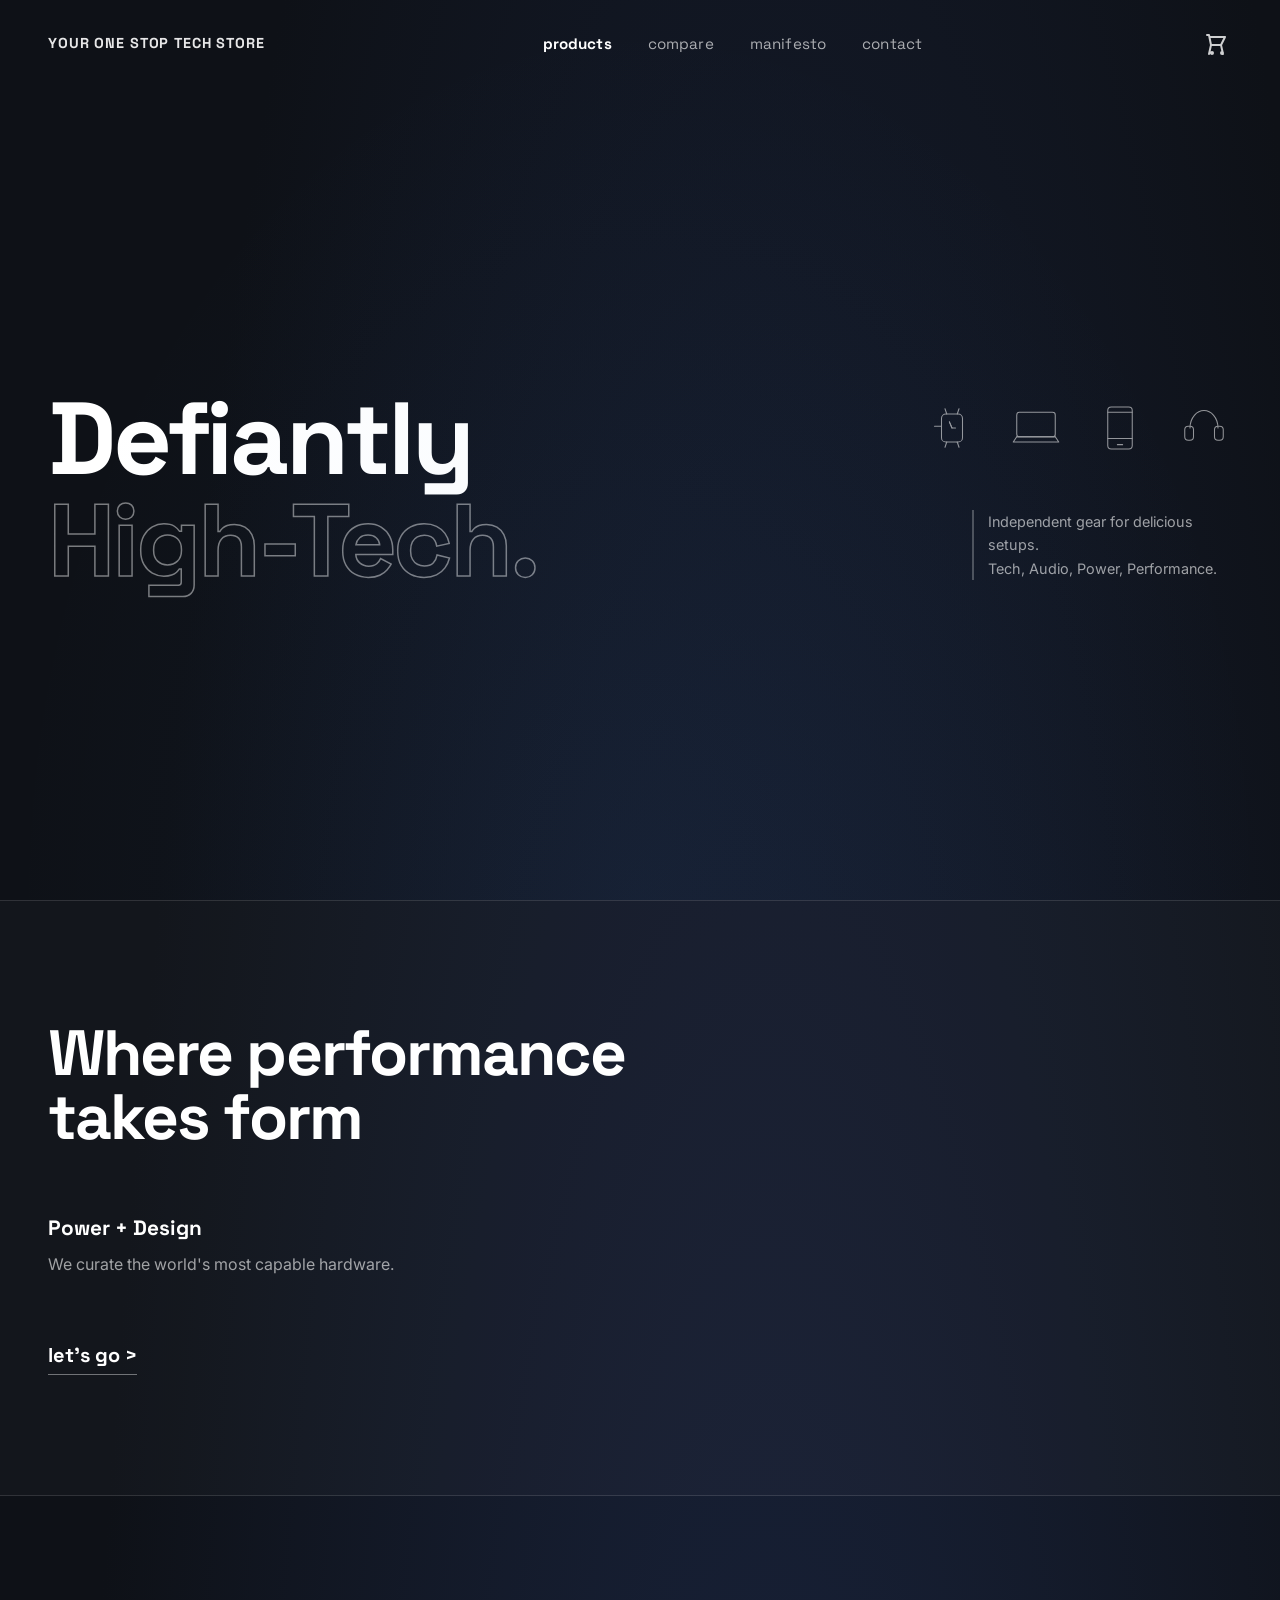
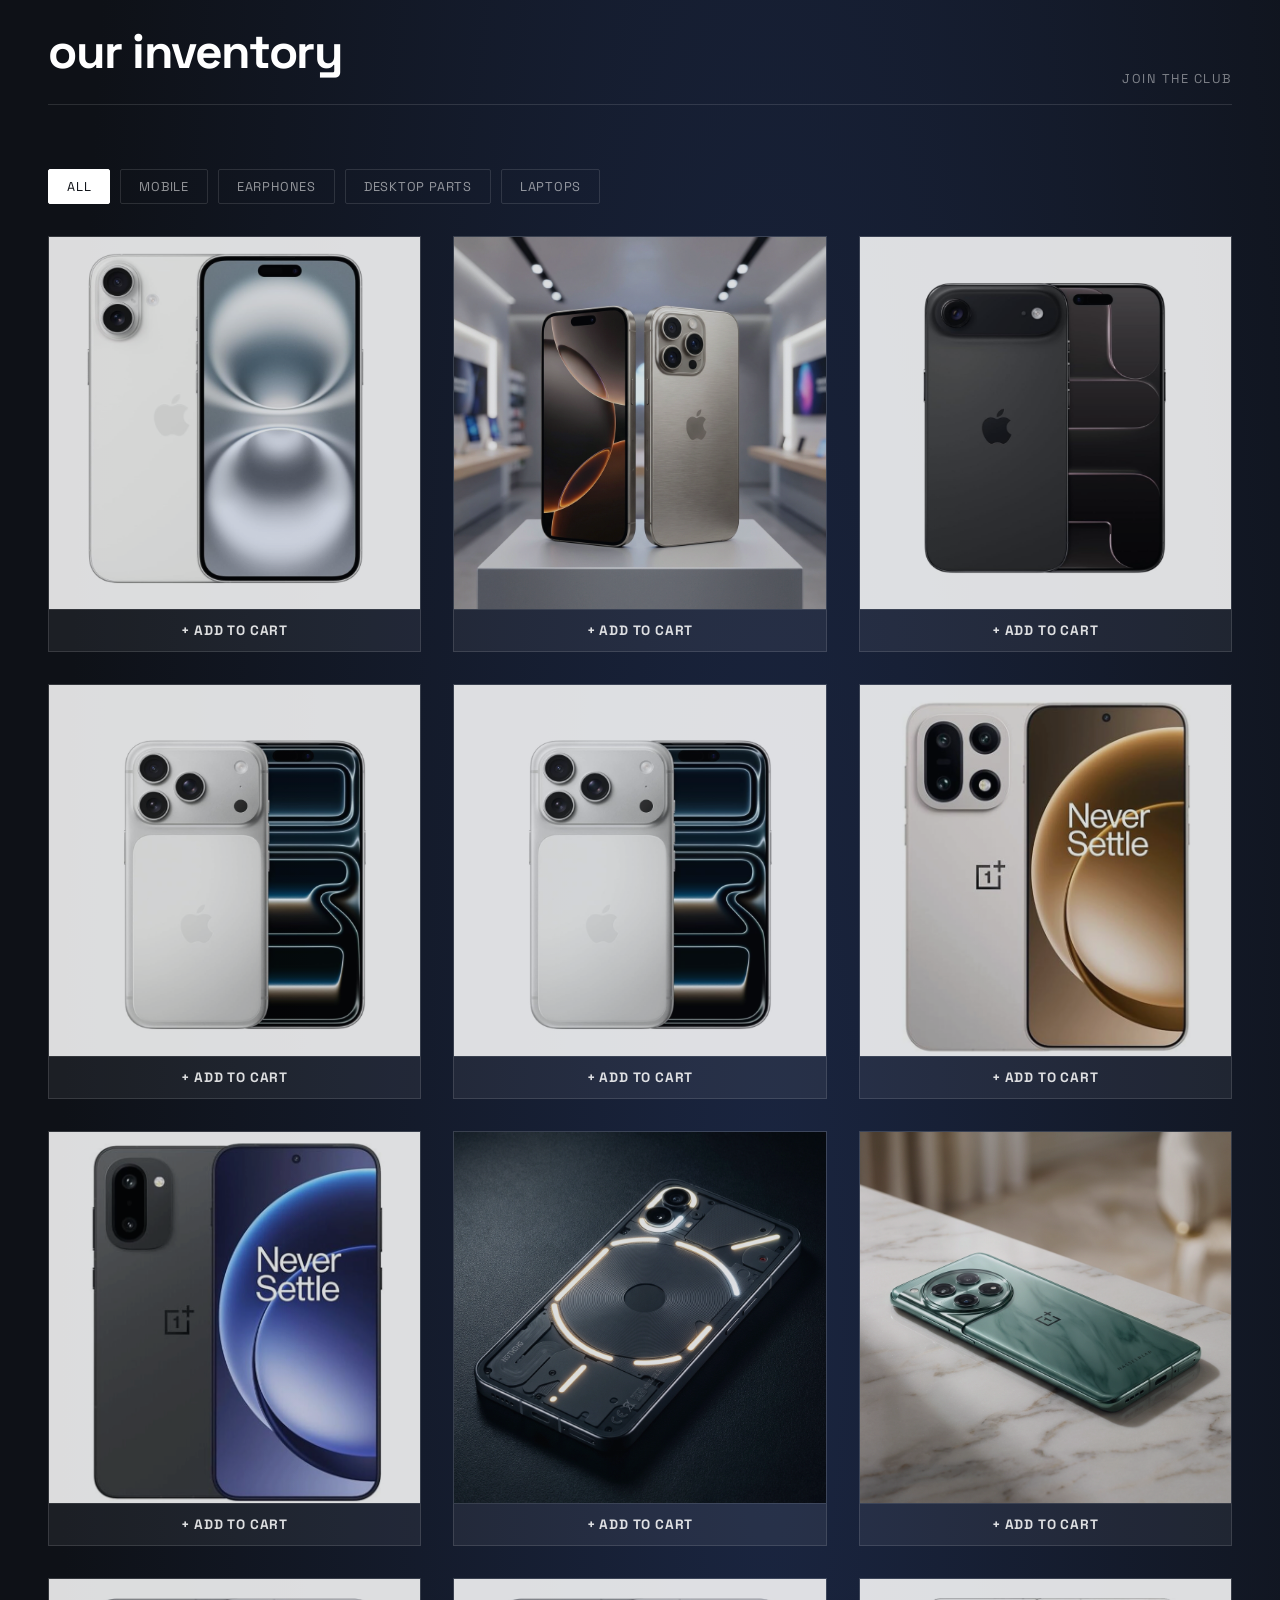
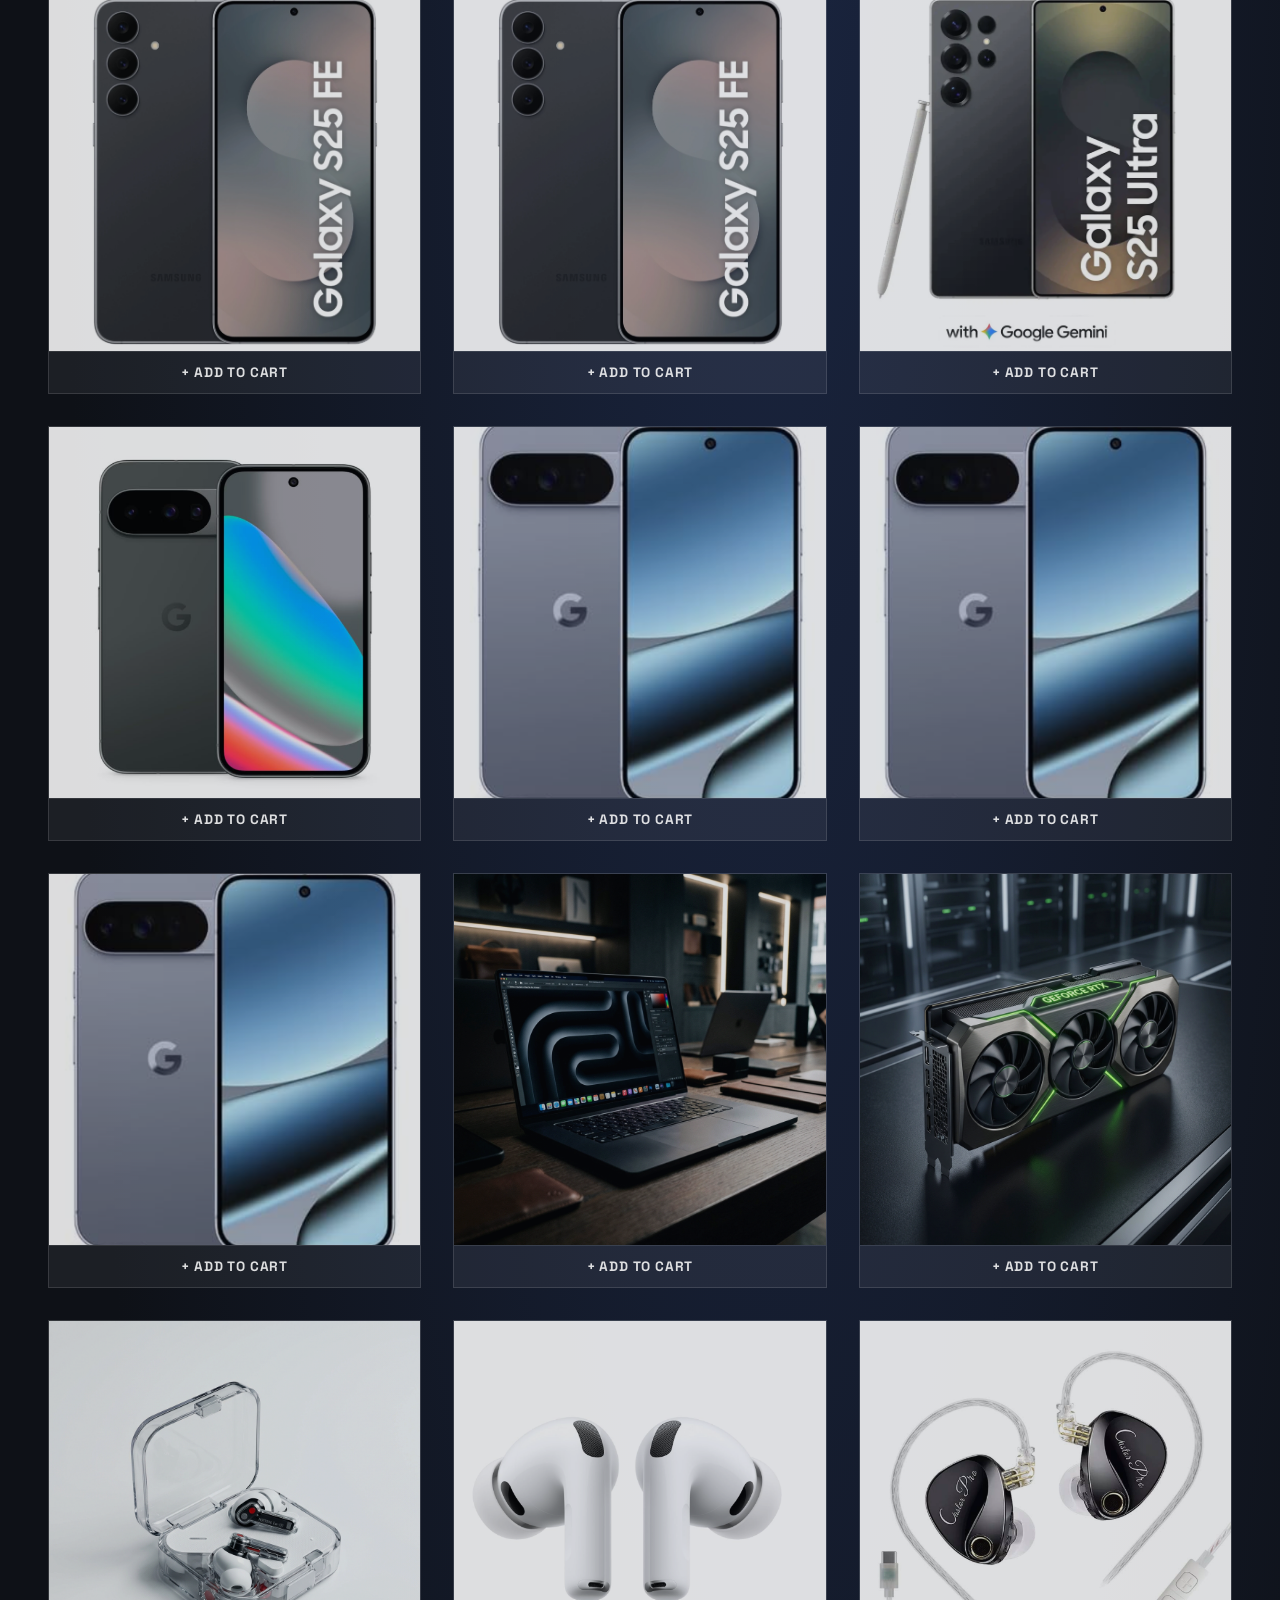
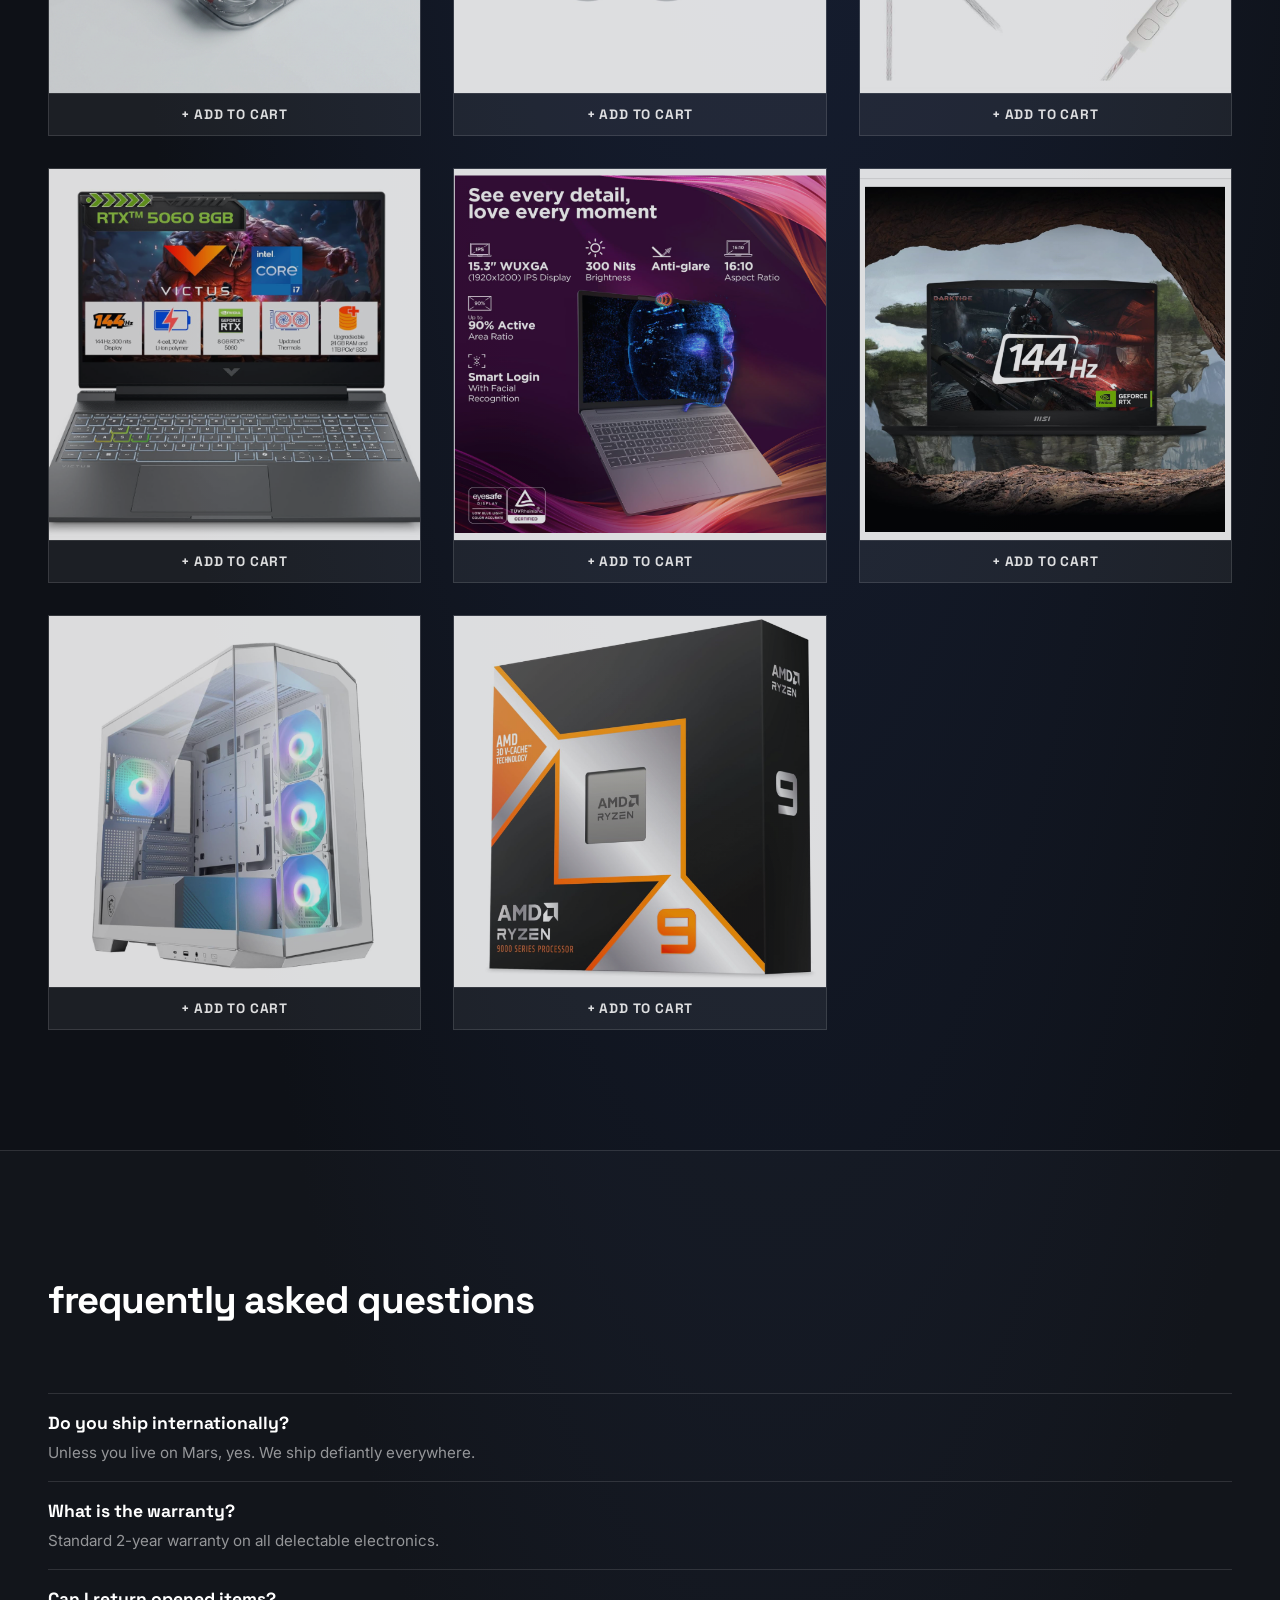
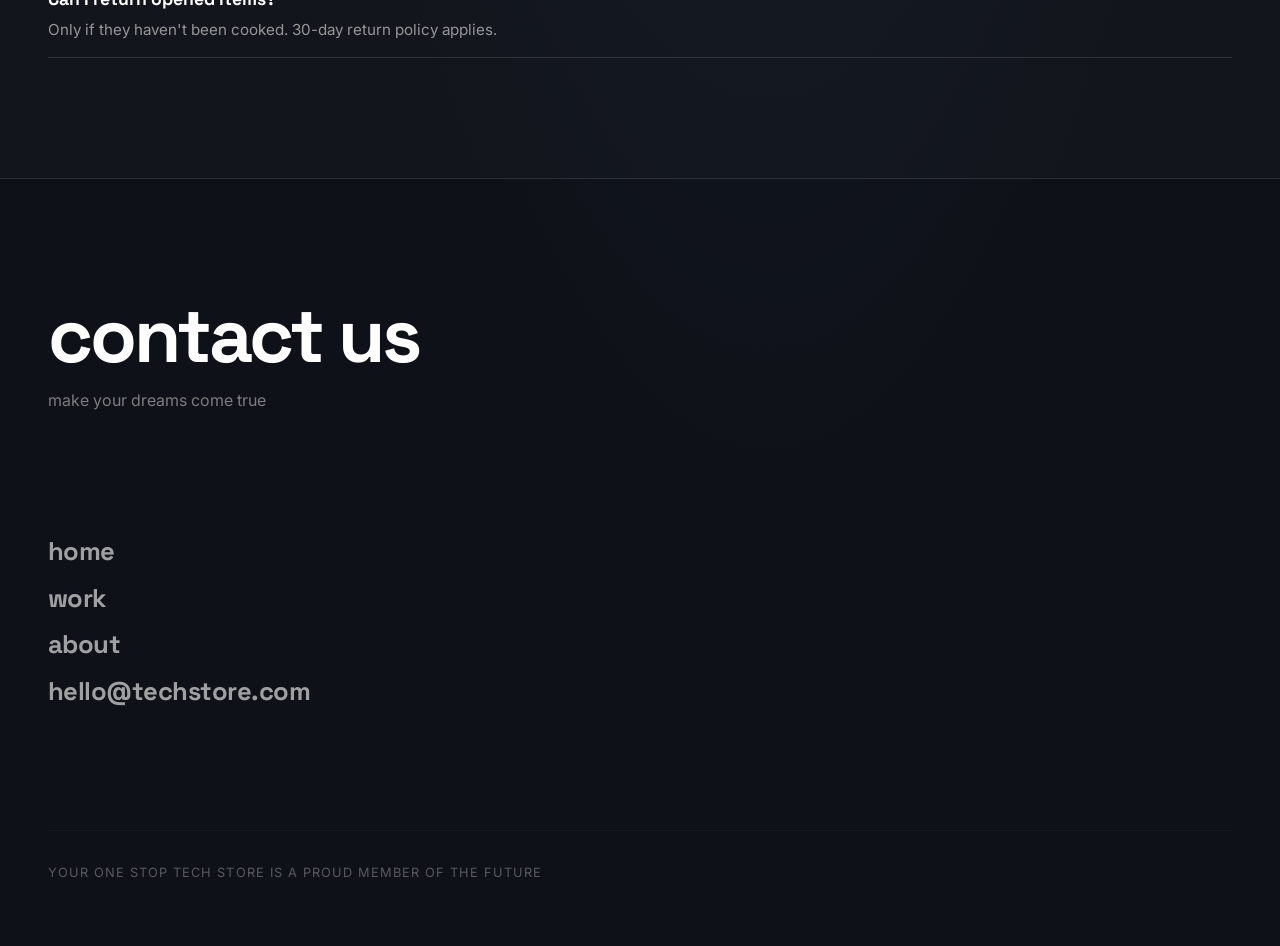
<file: index.html>
<!DOCTYPE html>
<html lang="en">

<head>
    <meta charset="UTF-8">
    <meta name="viewport" content="width=device-width, initial-scale=1.0">
    <title>YOUR ONE STOP TECH STORE</title>
    <link rel="stylesheet" href="style.css">
    <link rel="preconnect" href="https://fonts.googleapis.com">
    <link rel="preconnect" href="https://fonts.gstatic.com" crossorigin>
    <link
        href="https://fonts.googleapis.com/css2?family=Inter:wght@300;400;500&family=Space+Grotesk:wght@400;700&display=swap"
        rel="stylesheet">
</head>

<body>
    <header class="header">
        <a href="#" class="logo">YOUR ONE STOP TECH STORE</a>
        <nav class="nav">
            <a href="#products" class="nav-link active">Products</a>
            <a href="compare.html" class="nav-link">Compare</a>
            <a href="#about" class="nav-link">Manifesto</a>
            <a href="#contact" class="nav-link">Contact</a>
        </nav>
        <!-- Cart Toggle Button -->
        <button id="cart-toggle-btn" class="cart-toggle-btn" aria-label="Open Cart">
            <svg xmlns="http://www.w3.org/2000/svg" width="24" height="24" fill="none" viewBox="0 0 24 24"
                stroke="currentColor" stroke-width="2">
                <path stroke-linecap="round" stroke-linejoin="round"
                    d="M3 3h2l.4 2M7 13h10l4-8H5.4M7 13L5.4 5M7 13l-2 9m12-9l2 9M9 21a1 1 0 11-2 0 1 1 0 012 0zm10 0a1 1 0 11-2 0 1 1 0 012 0z" />
            </svg>
            <span id="cart-count" class="cart-count" style="display:none;">0</span>
        </button>
    </header>
    <!-- ============================================================
         CART PANEL — Stack-based sidebar (slides in from right)
         Stack operations: push (add), pop (remove last), peek (top item)
         ============================================================ -->
    <aside id="cart-panel" class="cart-panel">
        <div class="cart-panel-header">
            <h2 class="cart-title">your cart</h2>
            <button id="cart-close-btn" class="cart-close-btn" aria-label="Close Cart">&#x2715;</button>
        </div>
        <!-- PEEK — always shows the current top of the stack -->
        <p id="peek-display" class="peek-display" style="display:none;"></p>
        <!-- Stack action buttons -->
        <div class="cart-actions">
            <!-- POP: removes the most recently added item -->
            <button id="remove-last-btn" class="cart-action-btn cart-action-btn--remove" disabled>
                &#8593; Remove Last
            </button>
            <!-- UNDO: re-pushes the last popped item -->
            <button id="undo-remove-btn" class="cart-action-btn cart-action-btn--undo" disabled>
                &#8617; Undo Remove
            </button>
        </div>
        <!-- Cart item list — displayed top → bottom of stack -->
        <p id="cart-empty" class="cart-empty">Your cart is empty.<br>Add some tech!</p>
        <ul id="cart-items-list" class="cart-items-list"></ul>
        <div class="cart-footer">
            <span class="cart-total-label">total</span>
            <span id="cart-total" class="cart-total-amount">$0.00</span>
        </div>
    </aside>
    <!-- Overlay — click outside cart to close -->
    <div id="cart-overlay" class="cart-overlay"></div>
    <main>
        <!-- HERO SECTION -->
        <section class="hero">
            <!-- Left: Big typographic title -->
            <div class="hero-left">
                <h1 class="hero-title">
                    <span class="solid">Defiantly</span>
                    <span class="outline">High-Tech.</span>
                </h1>
            </div>

            <!-- Right: Device icons + tagline -->
            <div class="hero-right">
                <div class="hero-icons">
                    <!-- Smartwatch -->
                    <div class="hero-icon">
                        <svg viewBox="0 0 64 64" xmlns="http://www.w3.org/2000/svg">
                            <rect x="20" y="16" width="24" height="32" rx="5" ry="5" />
                            <line x1="26" y1="16" x2="24" y2="10" />
                            <line x1="38" y1="16" x2="40" y2="10" />
                            <line x1="26" y1="48" x2="24" y2="54" />
                            <line x1="38" y1="48" x2="40" y2="54" />
                            <line x1="20" y1="30" x2="12" y2="30" />
                            <line x1="29" y1="25" x2="32" y2="32" x2="35" y2="32" />
                            <polyline points="29,25 32,32 36,32" />
                        </svg>
                    </div>
                    <!-- Laptop -->
                    <div class="hero-icon">
                        <svg viewBox="0 0 64 64" xmlns="http://www.w3.org/2000/svg">
                            <rect x="10" y="14" width="44" height="28" rx="3" ry="3" />
                            <line x1="10" y1="42" x2="54" y2="42" />
                            <path d="M6 48 Q10 42 10 42 L54 42 Q54 42 58 48 Z" />
                        </svg>
                    </div>
                    <!-- Phone/Tablet -->
                    <div class="hero-icon">
                        <svg viewBox="0 0 64 64" xmlns="http://www.w3.org/2000/svg">
                            <rect x="18" y="8" width="28" height="48" rx="4" ry="4" />
                            <line x1="29" y1="51" x2="35" y2="51" />
                            <line x1="18" y1="44" x2="46" y2="44" />
                            <line x1="18" y1="14" x2="46" y2="14" />
                        </svg>
                    </div>
                    <!-- Headphones -->
                    <div class="hero-icon">
                        <svg viewBox="0 0 64 64" xmlns="http://www.w3.org/2000/svg">
                            <path d="M16 32 C16 20 24 12 32 12 C40 12 48 20 48 32" />
                            <rect x="10" y="30" width="10" height="16" rx="4" ry="4" />
                            <rect x="44" y="30" width="10" height="16" rx="4" ry="4" />
                        </svg>
                    </div>
                </div>
                <p class="hero-subtitle">
                    Independent gear for delicious setups.<br>
                    Tech, Audio, Power, Performance.
                </p>
            </div>
        </section>

        <!-- MANIFESTO SECTION -->
        <section id="about" class="manifesto-section">
            <div class="manifesto-content">
                <h2>Where performance<br>takes form</h2>
                <div class="manifesto-grid">
                    <div class="manifesto-item">
                        <h3>Power + Design</h3>
                        <p>We curate the world's most capable hardware.</p>
                    </div>
                </div>
                <a href="#contact" class="cta-link">let's go ></a>
            </div>
        </section>

        <!-- PRODUCTS GRID -->
        <section id="products" class="products-section">
            <div class="section-header">
                <h2>our inventory</h2>
                <p>join the club</p>
            </div>

            <!-- Filter Buttons -->
            <div class="filter-container">
                <button class="filter-btn active" data-filter="all">All</button>
                <button class="filter-btn" data-filter="mobile">Mobile</button>
                <button class="filter-btn" data-filter="earphones">Earphones</button>
                <button class="filter-btn" data-filter="desktop-parts">Desktop Parts</button>
                <button class="filter-btn" data-filter="laptops">Laptops</button>
            </div>
            <div class="product-grid">
                <!-- ═══════════════════════ iPHONE 16 SERIES ═══════════════════════ -->
                <!-- iPhone 16 Plus -->
                <div class="product-card-wrap" data-category="mobile">
                    <a href="https://www.apple.com/iphone-16/" class="product-card" target="_blank">
                        <img src="assets/iphone 16 plus.png" alt="iPhone 16 Plus" class="card-image">
                        <div class="card-overlay">
                            <h3>iPhone 16 Plus</h3>
                            <p class="price">$899.00</p>
                        </div>
                    </a>
                    <button class="add-to-cart-btn" data-name="iPhone 16 Plus" data-price="899"
                        data-img="assets/iphone 16 plus.png">
                        + Add to Cart
                    </button>
                </div>

                <!-- ═══════════════════════ iPHONE 17 SERIES ═══════════════════════ -->

                <!-- iPhone 17 -->
                <div class="product-card-wrap" data-category="mobile">
                    <a href="https://www.apple.com/iphone/" class="product-card" target="_blank">
                        <img src="assets/iphone.png" alt="iPhone 17" class="card-image">
                        <div class="card-overlay">
                            <h3>iPhone 17</h3>
                            <p class="price">$799.00</p>
                        </div>
                    </a>
                    <button class="add-to-cart-btn" data-name="iPhone 17" data-price="799" data-img="assets/iphone.png">
                        + Add to Cart
                    </button>
                </div>

                <!-- iPhone 17 Air -->
                <div class="product-card-wrap" data-category="mobile">
                    <a href="https://www.apple.com/iphone/" class="product-card" target="_blank">
                        <img src="assets/iphone 17 air.png" alt="iPhone 17 Air" class="card-image">
                        <div class="card-overlay">
                            <h3>iPhone 17 Air</h3>
                            <p class="price">$899.00</p>
                        </div>
                    </a>
                    <button class="add-to-cart-btn" data-name="iPhone 17 Air" data-price="899"
                        data-img="assets/iphone 17 air.png">
                        + Add to Cart
                    </button>
                </div>

                <!-- iPhone 17 Pro -->
                <div class="product-card-wrap" data-category="mobile">
                    <a href="https://www.apple.com/iphone/" class="product-card" target="_blank">
                        <img src="assets/iphone 17 pro.png" alt="iPhone 17 Pro" class="card-image">
                        <div class="card-overlay">
                            <h3>iPhone 17 Pro</h3>
                            <p class="price">$999.00</p>
                        </div>
                    </a>
                    <button class="add-to-cart-btn" data-name="iPhone 17 Pro" data-price="999"
                        data-img="assets/iphone 17 pro.png">
                        + Add to Cart
                    </button>
                </div>

                <!-- iPhone 17 Pro Max -->
                <div class="product-card-wrap" data-category="mobile">
                    <a href="https://www.apple.com/iphone/" class="product-card" target="_blank">
                        <img src="assets/iphone 17 pro.png" alt="iPhone 17 Pro Max" class="card-image">
                        <div class="card-overlay">
                            <h3>iPhone 17 Pro Max</h3>
                            <p class="price">$1,199.00</p>
                        </div>
                    </a>
                    <button class="add-to-cart-btn" data-name="iPhone 17 Pro Max" data-price="1199"
                        data-img="assets/iphone 17 pro.png">
                        + Add to Cart
                    </button>
                </div>

                <!-- ═══════════════════════ OnePlus 15 SERIES ═══════════════════════ -->

                <!-- OnePlus 15 -->
                <div class="product-card-wrap" data-category="mobile">
                    <a href="https://www.oneplus.com/" class="product-card" target="_blank">
                        <img src="assets/oneplus 15.png" alt="OnePlus 15" class="card-image">
                        <div class="card-overlay">
                            <h3>OnePlus 15</h3>
                            <p class="price">$899.00</p>
                        </div>
                    </a>
                    <button class="add-to-cart-btn" data-name="OnePlus 15" data-price="899"
                        data-img="assets/oneplus 15.png">
                        + Add to Cart
                    </button>
                </div>

                <!-- OnePlus 15 Pro -->
                <div class="product-card-wrap" data-category="mobile">
                    <a href="https://www.oneplus.com/" class="product-card" target="_blank">
                        <img src="assets/oneplus 15r.png" alt="OnePlus 15 Pro" class="card-image">
                        <div class="card-overlay">
                            <h3>OnePlus 15 Pro</h3>
                            <p class="price">$1,099.00</p>
                        </div>
                    </a>
                    <button class="add-to-cart-btn" data-name="OnePlus 15 Pro" data-price="1099"
                        data-img="assets/oneplus 15r.png">
                        + Add to Cart
                    </button>
                </div>

                <!-- Nothing Phone (2) -->
                <div class="product-card-wrap" data-category="mobile">
                    <a href="https://nothing.tech/products/phone-2" class="product-card" target="_blank">
                        <img src="assets/nothing-phone-2.png" alt="Nothing Phone (2)" class="card-image">
                        <div class="card-overlay">
                            <h3>Nothing Phone (2)</h3>
                            <p class="price">$599.00</p>
                        </div>
                    </a>
                    <button class="add-to-cart-btn" data-name="Nothing Phone (2)" data-price="599"
                        data-img="assets/nothing-phone-2.png">
                        + Add to Cart
                    </button>
                </div>

                <!-- OnePlus 13 -->
                <div class="product-card-wrap" data-category="mobile">
                    <a href="https://www.oneplus.com/" class="product-card" target="_blank">
                        <img src="assets/oneplus.png" alt="OnePlus 13" class="card-image">
                        <div class="card-overlay">
                            <h3>OnePlus 13</h3>
                            <p class="price">$799.00</p>
                        </div>
                    </a>
                    <button class="add-to-cart-btn" data-name="OnePlus 13" data-price="799"
                        data-img="assets/oneplus.png">
                        + Add to Cart
                    </button>
                </div>

                <!-- ═══════════════════════ SAMSUNG S25 SERIES ═══════════════════════ -->

                <!-- Samsung Galaxy S25 -->
                <div class="product-card-wrap" data-category="mobile">
                    <a href="https://www.samsung.com/us/smartphones/galaxy-s25/" class="product-card" target="_blank">
                        <img src="assets/galaxy s25 FE.png" alt="Samsung Galaxy S25" class="card-image">
                        <div class="card-overlay">
                            <h3>Samsung Galaxy S25</h3>
                            <p class="price">$799.00</p>
                        </div>
                    </a>
                    <button class="add-to-cart-btn" data-name="Samsung Galaxy S25" data-price="799"
                        data-img="assets/galaxy s25 FE.png">
                        + Add to Cart
                    </button>
                </div>

                <!-- Samsung Galaxy S25+ -->
                <div class="product-card-wrap" data-category="mobile">
                    <a href="https://www.samsung.com/us/smartphones/galaxy-s25/" class="product-card" target="_blank">
                        <img src="assets/galaxy s25 FE.png" alt="Samsung Galaxy S25+" class="card-image">
                        <div class="card-overlay">
                            <h3>Samsung Galaxy S25+</h3>
                            <p class="price">$999.00</p>
                        </div>
                    </a>
                    <button class="add-to-cart-btn" data-name="Samsung Galaxy S25+" data-price="999"
                        data-img="assets/galaxy s25 FE.png">
                        + Add to Cart
                    </button>
                </div>

                <!-- Samsung Galaxy S25 Ultra -->
                <div class="product-card-wrap" data-category="mobile">
                    <a href="https://www.samsung.com/us/smartphones/galaxy-s25-ultra/" class="product-card"
                        target="_blank">
                        <img src="assets/samsung galaxy s25 ultra.png" alt="Samsung Galaxy S25 Ultra"
                            class="card-image">
                        <div class="card-overlay">
                            <h3>Samsung Galaxy S25 Ultra</h3>
                            <p class="price">$1,299.00</p>
                        </div>
                    </a>
                    <button class="add-to-cart-btn" data-name="Samsung Galaxy S25 Ultra" data-price="1299"
                        data-img="assets/samsung galaxy s25 ultra.png">
                        + Add to Cart
                    </button>
                </div>

                <!-- ═══════════════════════ PIXEL 10 SERIES ═══════════════════════ -->

                <!-- Google Pixel 10 -->
                <div class="product-card-wrap" data-category="mobile">
                    <a href="https://store.google.com/us/category/phones" class="product-card" target="_blank">
                        <img src="assets/pixel 10.png" alt="Google Pixel 10" class="card-image">
                        <div class="card-overlay">
                            <h3>Google Pixel 10</h3>
                            <p class="price">$799.00</p>
                        </div>
                    </a>
                    <button class="add-to-cart-btn" data-name="Google Pixel 10" data-price="799"
                        data-img="assets/pixel 10.png">
                        + Add to Cart
                    </button>
                </div>

                <!-- Google Pixel 10 Pro -->
                <div class="product-card-wrap" data-category="mobile">
                    <a href="https://store.google.com/us/category/phones" class="product-card" target="_blank">
                        <img src="assets/pixel 10 pro.png" alt="Google Pixel 10 Pro" class="card-image">
                        <div class="card-overlay">
                            <h3>Google Pixel 10 Pro</h3>
                            <p class="price">$999.00</p>
                        </div>
                    </a>
                    <button class="add-to-cart-btn" data-name="Google Pixel 10 Pro" data-price="999"
                        data-img="assets/pixel 10 pro.png">
                        + Add to Cart
                    </button>
                </div>

                <!-- Google Pixel 10 Pro XL -->
                <div class="product-card-wrap" data-category="mobile">
                    <a href="https://store.google.com/us/category/phones" class="product-card" target="_blank">
                        <img src="assets/pixel 10 pro.png" alt="Google Pixel 10 Pro XL" class="card-image">
                        <div class="card-overlay">
                            <h3>Google Pixel 10 Pro XL</h3>
                            <p class="price">$1,099.00</p>
                        </div>
                    </a>
                    <button class="add-to-cart-btn" data-name="Google Pixel 10 Pro XL" data-price="1099"
                        data-img="assets/pixel 10 pro.png">
                        + Add to Cart
                    </button>
                </div>

                <!-- Google Pixel 10 Pro Fold -->
                <div class="product-card-wrap" data-category="mobile">
                    <a href="https://store.google.com/us/category/phones" class="product-card" target="_blank">
                        <img src="assets/pixel 10 pro.png" alt="Google Pixel 10 Pro Fold" class="card-image">
                        <div class="card-overlay">
                            <h3>Google Pixel 10 Pro Fold</h3>
                            <p class="price">$1,799.00</p>
                        </div>
                    </a>
                    <button class="add-to-cart-btn" data-name="Google Pixel 10 Pro Fold" data-price="1799"
                        data-img="assets/pixel 10 pro.png">
                        + Add to Cart
                    </button>
                </div>

                <!-- ═══════════════════════ OTHER PRODUCTS ═══════════════════════ -->

                <!-- MacBook Pro M3 -->
                <div class="product-card-wrap" data-category="laptops">
                    <a href="https://www.apple.com/macbook-pro/" class="product-card" target="_blank">
                        <img src="assets/macbook.png" alt="MacBook Pro M3" class="card-image">
                        <div class="card-overlay">
                            <h3>MacBook Pro M3</h3>
                            <p class="price">$1,599.00</p>
                        </div>
                    </a>
                    <button class="add-to-cart-btn" data-name="MacBook Pro M3" data-price="1599"
                        data-img="assets/macbook.png">
                        + Add to Cart
                    </button>
                </div>

                <!-- RTX 5090 -->
                <div class="product-card-wrap" data-category="desktop-parts">
                    <a href="https://www.nvidia.com/en-us/geforce/graphics-cards/50-series/" class="product-card"
                        target="_blank">
                        <img src="assets/rtx.png" alt="RTX 5090" class="card-image">
                        <div class="card-overlay">
                            <h3>RTX 5090</h3>
                            <p class="price">$1,999.00</p>
                        </div>
                    </a>
                    <button class="add-to-cart-btn" data-name="RTX 5090" data-price="1999" data-img="assets/rtx.png">
                        + Add to Cart
                    </button>
                </div>

                <!-- Nothing Ear (2) -->
                <div class="product-card-wrap" data-category="earphones">
                    <a href="https://nothing.tech/products/ear-2" class="product-card" target="_blank">
                        <img src="assets/nothing-ear.png" alt="Nothing Ear (2)" class="card-image">
                        <div class="card-overlay">
                            <h3>Nothing Ear (2)</h3>
                            <p class="price">$149.00</p>
                        </div>
                    </a>
                    <button class="add-to-cart-btn" data-name="Nothing Ear (2)" data-price="149"
                        data-img="assets/nothing-ear.png">
                        + Add to Cart
                    </button>
                </div>

                <!-- AirPods 3 Pro -->
                <div class="product-card-wrap" data-category="earphones">
                    <a href="https://www.apple.com/airpods-pro/" class="product-card" target="_blank">
                        <img src="assets/AIrpods 3 pro.png" alt="AirPods 3 Pro" class="card-image">
                        <div class="card-overlay">
                            <h3>AirPods 3 Pro</h3>
                            <p class="price">$249.00</p>
                        </div>
                    </a>
                    <button class="add-to-cart-btn" data-name="AirPods 3 Pro" data-price="249"
                        data-img="assets/AIrpods 3 pro.png">
                        + Add to Cart
                    </button>
                </div>

                <!-- IEMs -->
                <div class="product-card-wrap" data-category="earphones">
                    <a href="#" class="product-card" target="_blank">
                        <img src="assets/IEMS.png" alt="IEMs" class="card-image">
                        <div class="card-overlay">
                            <h3>Premium IEMs</h3>
                            <p class="price">$199.00</p>
                        </div>
                    </a>
                    <button class="add-to-cart-btn" data-name="Premium IEMs" data-price="199"
                        data-img="assets/IEMS.png">
                        + Add to Cart
                    </button>
                </div>

                <!-- HP Victus Gaming Laptop -->
                <div class="product-card-wrap" data-category="laptops">
                    <a href="https://www.hp.com/us-en/shop/vwa/laptops/type=Gaming" class="product-card"
                        target="_blank">
                        <img src="assets/HP victus gaming laptop.png" alt="HP Victus Gaming Laptop" class="card-image">
                        <div class="card-overlay">
                            <h3>HP Victus Gaming Laptop</h3>
                            <p class="price">$899.00</p>
                        </div>
                    </a>
                    <button class="add-to-cart-btn" data-name="HP Victus Gaming Laptop" data-price="899"
                        data-img="assets/HP victus gaming laptop.png">
                        + Add to Cart
                    </button>
                </div>

                <!-- Lenovo IdeaPad Slim 3 -->
                <div class="product-card-wrap" data-category="laptops">
                    <a href="https://www.lenovo.com/us/en/c/laptops/ideapad/ideapad-slim-series/" class="product-card"
                        target="_blank">
                        <img src="assets/lenovo ideapad slim 3.png" alt="Lenovo IdeaPad Slim 3" class="card-image">
                        <div class="card-overlay">
                            <h3>Lenovo IdeaPad Slim 3</h3>
                            <p class="price">$549.00</p>
                        </div>
                    </a>
                    <button class="add-to-cart-btn" data-name="Lenovo IdeaPad Slim 3" data-price="549"
                        data-img="assets/lenovo ideapad slim 3.png">
                        + Add to Cart
                    </button>
                </div>

                <!-- MSI Katana A17 AI -->
                <div class="product-card-wrap" data-category="laptops">
                    <a href="https://www.msi.com/Laptop/Katana-A17-AI" class="product-card" target="_blank">
                        <img src="assets/MSI katana A17 AI .png" alt="MSI Katana A17 AI" class="card-image">
                        <div class="card-overlay">
                            <h3>MSI Katana A17 AI</h3>
                            <p class="price">$1,199.00</p>
                        </div>
                    </a>
                    <button class="add-to-cart-btn" data-name="MSI Katana A17 AI" data-price="1199"
                        data-img="assets/MSI katana A17 AI .png">
                        + Add to Cart
                    </button>
                </div>

                <!-- MSI Pano RAG M100R Monitor -->
                <div class="product-card-wrap" data-category="desktop-parts">
                    <a href="https://www.msi.com/Monitor" class="product-card" target="_blank">
                        <img src="assets/MSI pano Rag m100r .png" alt="MSI Pano RAG M100R" class="card-image">
                        <div class="card-overlay">
                            <h3>MSI Pano RAG M100R</h3>
                            <p class="price">$1,499.00</p>
                        </div>
                    </a>
                    <button class="add-to-cart-btn" data-name="MSI Pano RAG M100R" data-price="1499"
                        data-img="assets/MSI pano Rag m100r .png">
                        + Add to Cart
                    </button>
                </div>

                <!-- Ryzen 9 9950X3D -->
                <div class="product-card-wrap" data-category="desktop-parts">
                    <a href="https://www.amd.com/en/products/processors/desktops/ryzen.html" class="product-card"
                        target="_blank">
                        <img src="assets/ryzen 9 9950x3d.png" alt="Ryzen 9 9950X3D" class="card-image">
                        <div class="card-overlay">
                            <h3>Ryzen 9 9950X3D</h3>
                            <p class="price">$699.00</p>
                        </div>
                    </a>
                    <button class="add-to-cart-btn" data-name="Ryzen 9 9950X3D" data-price="699"
                        data-img="assets/ryzen 9 9950x3d.png">
                        + Add to Cart
                    </button>
                </div>

            </div>
        </section>

        <!-- FAQ SECTION -->
        <section id="faq" class="faq-section">
            <h2>frequently asked questions</h2>
            <div class="faq-grid">
                <div class="faq-item">
                    <h3>Do you ship internationally?</h3>
                    <p>Unless you live on Mars, yes. We ship defiantly everywhere.</p>
                </div>
                <div class="faq-item">
                    <h3>What is the warranty?</h3>
                    <p>Standard 2-year warranty on all delectable electronics.</p>
                </div>
                <div class="faq-item">
                    <h3>Can I return opened items?</h3>
                    <p>Only if they haven't been cooked. 30-day return policy applies.</p>
                </div>
            </div>
        </section>

        <!-- CONTACT / FOOTER -->
        <section id="contact" class="footer-section">
            <div class="footer-header">
                <h2>contact us</h2>
                <p>make your dreams come true</p>
            </div>
            <div class="footer-links">
                <a href="#">home</a>
                <a href="#products">work</a>
                <a href="#about">about</a>
                <a href="mailto:hello@techstore.com">hello@techstore.com</a>
            </div>
            <div class="footer-brand">
                <p>YOUR ONE STOP TECH STORE is a proud member of The Future</p>
            </div>
        </section>
    </main>

    <script src="../src/script.js"></script>
</body>

</html>
</file>
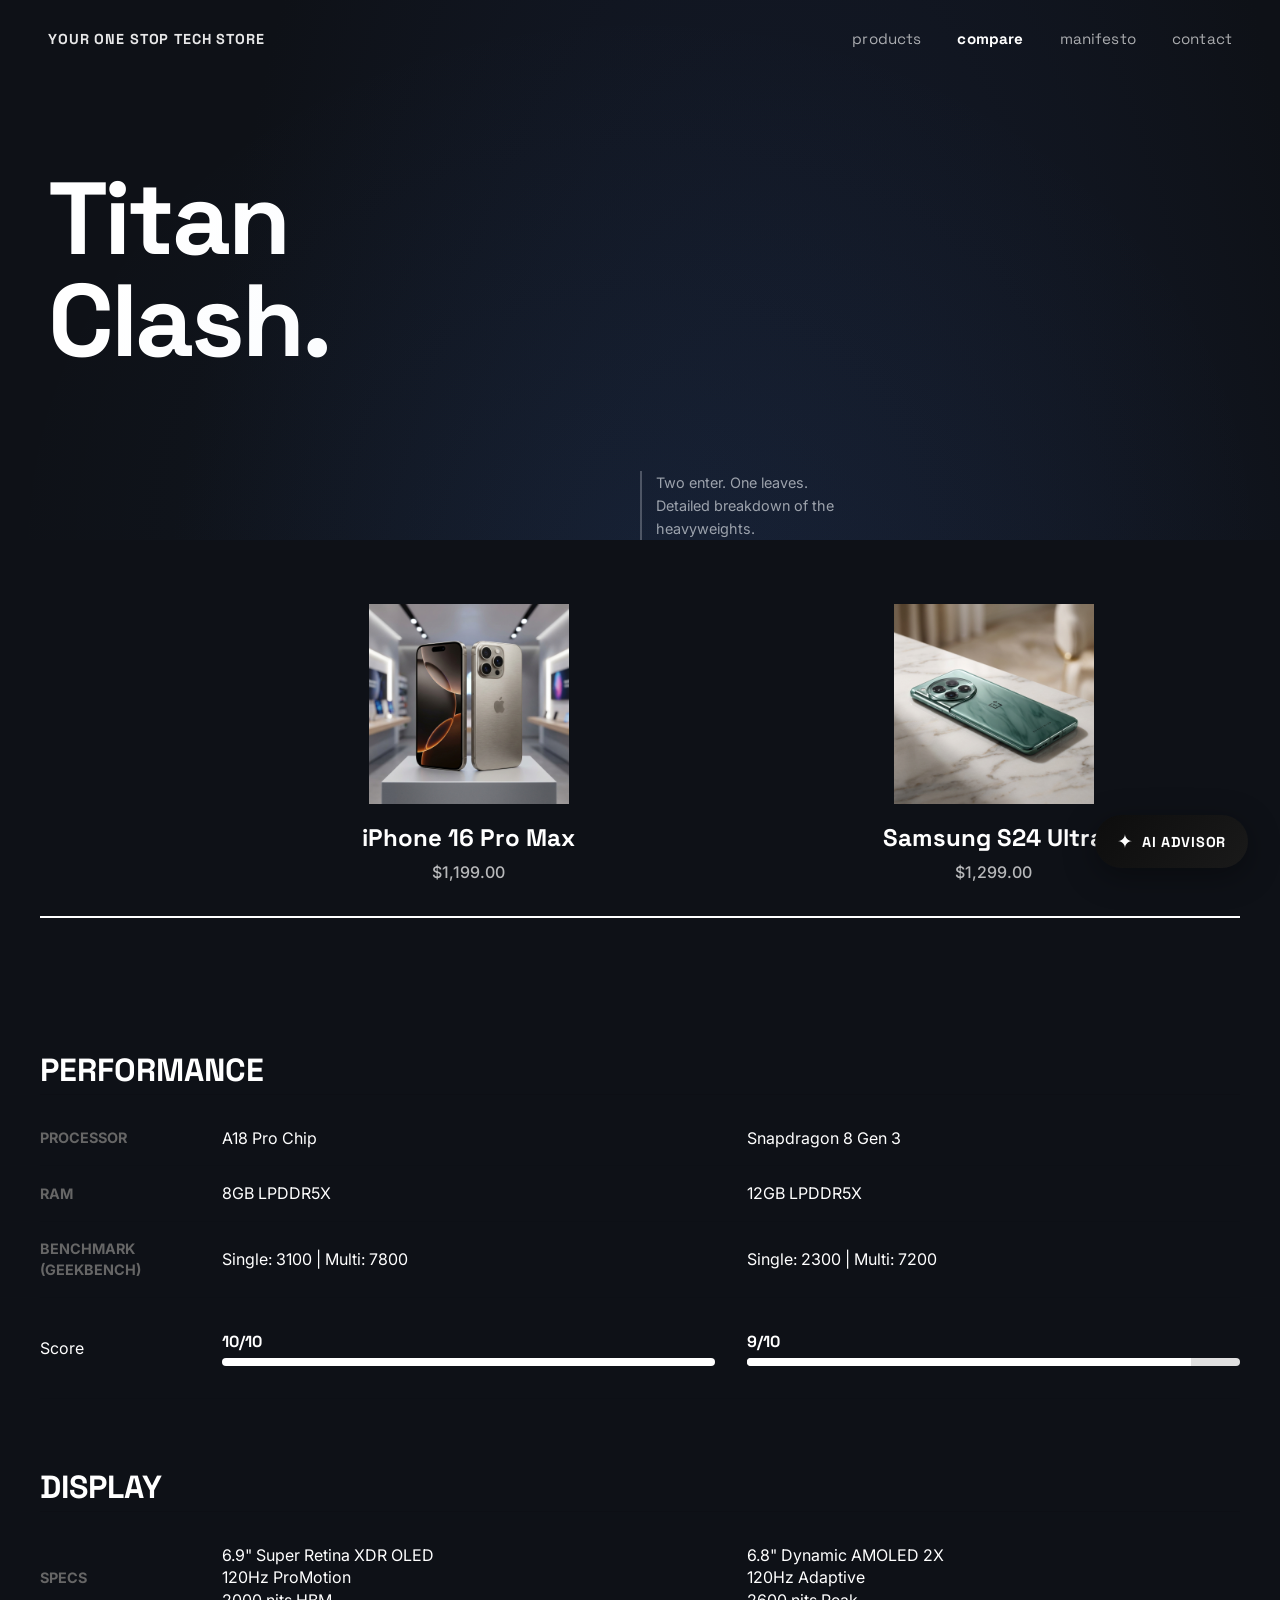
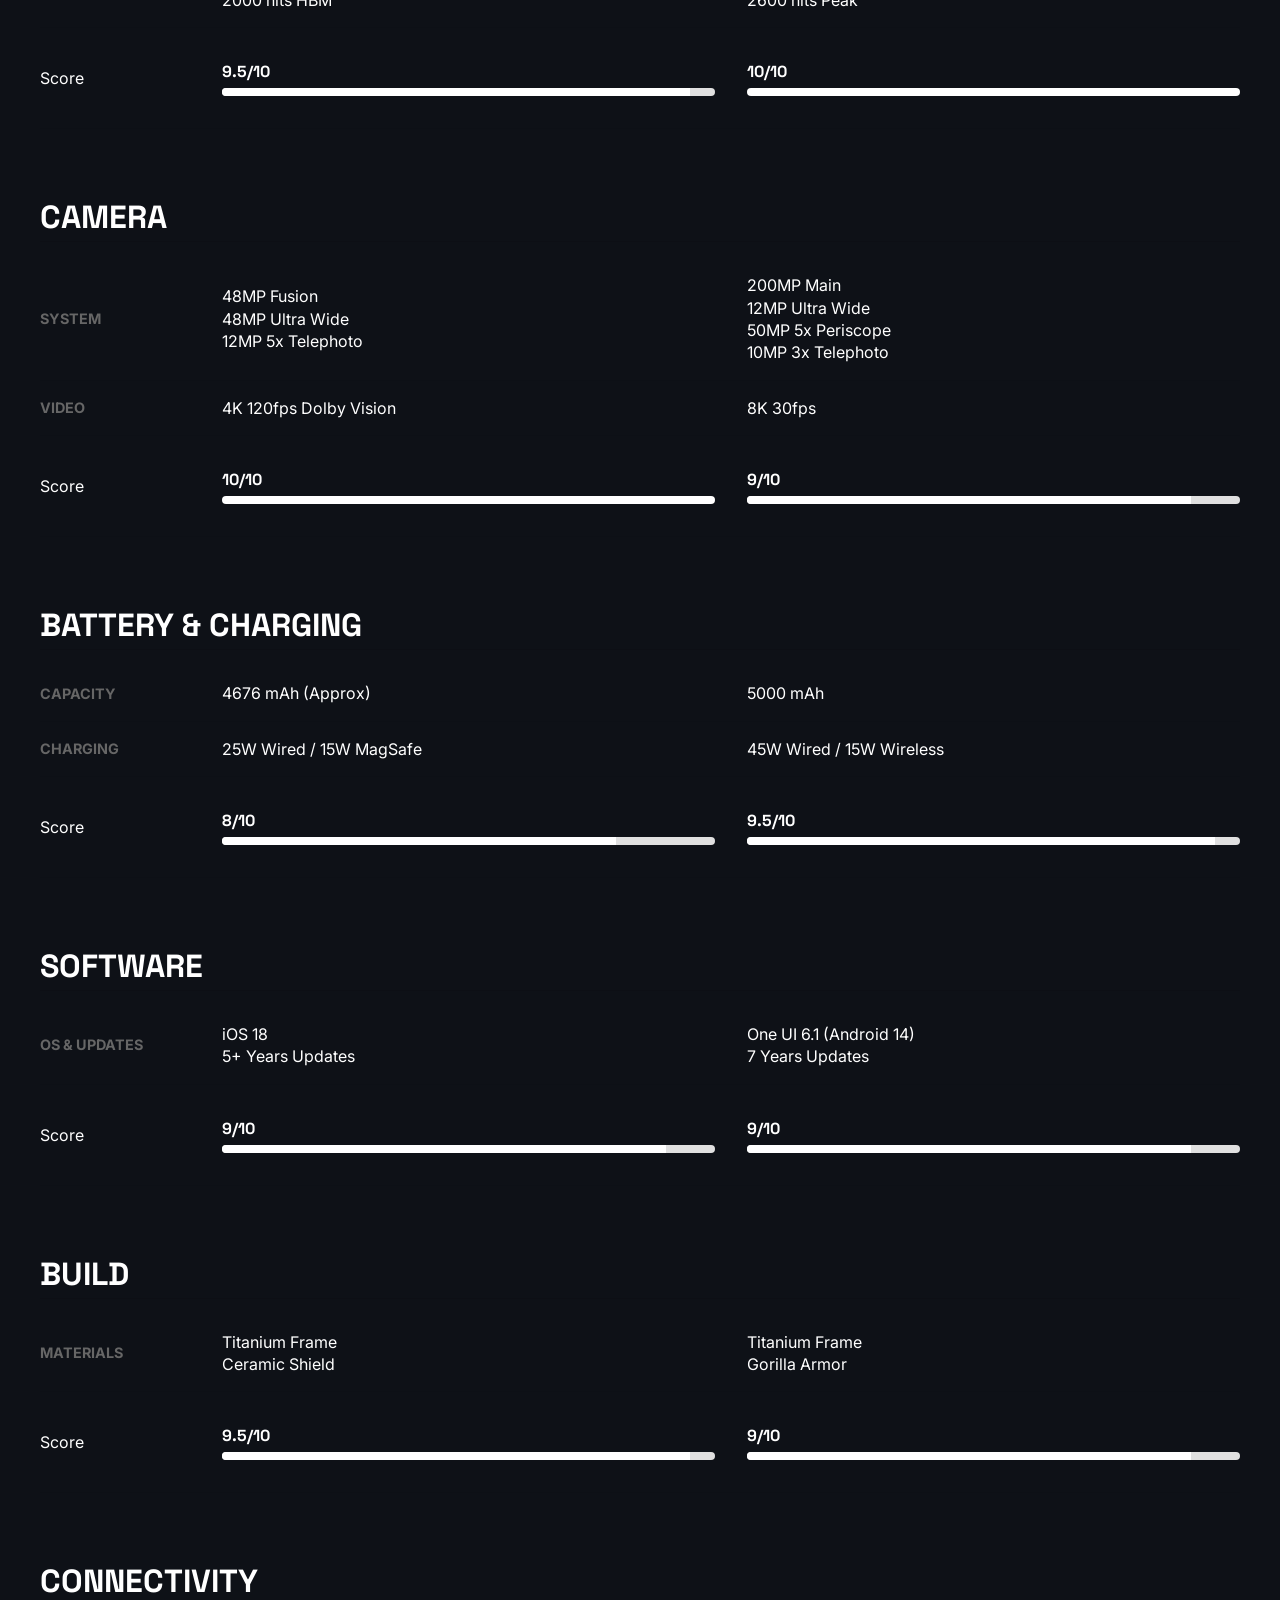
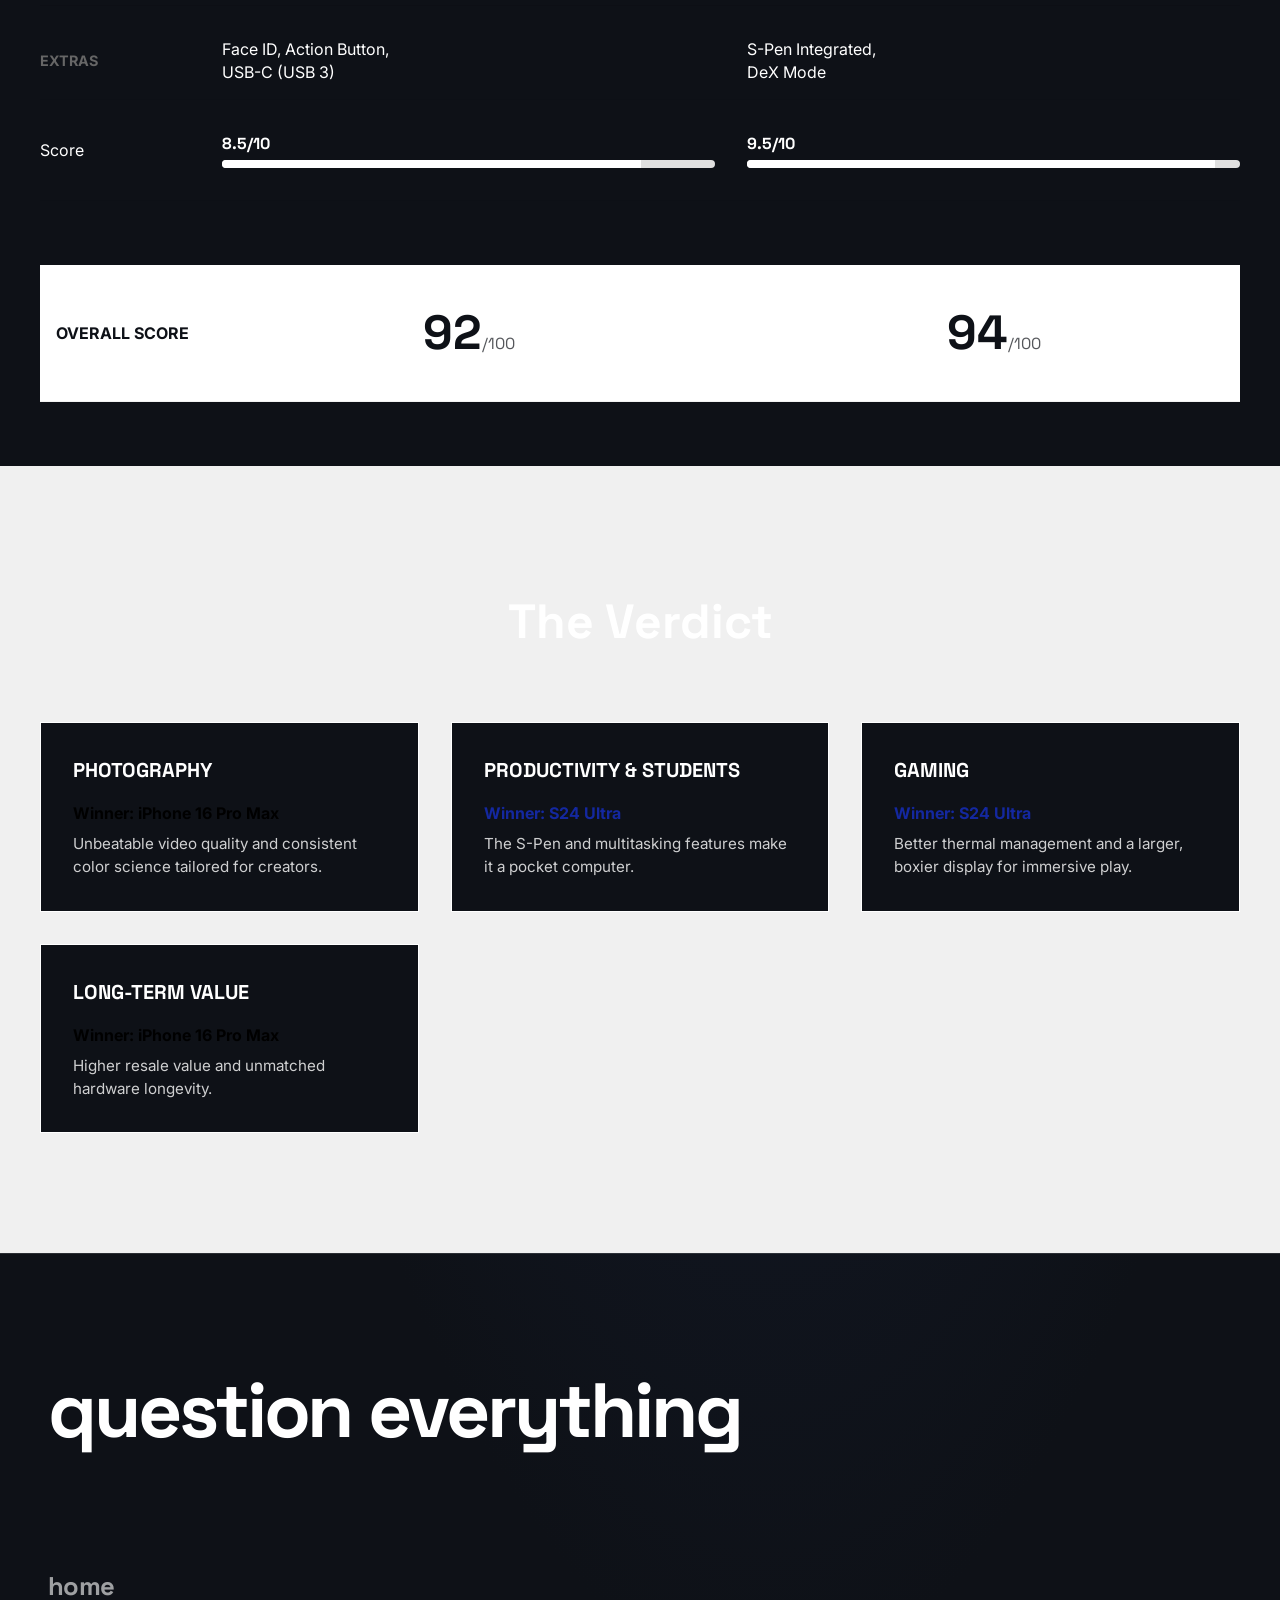
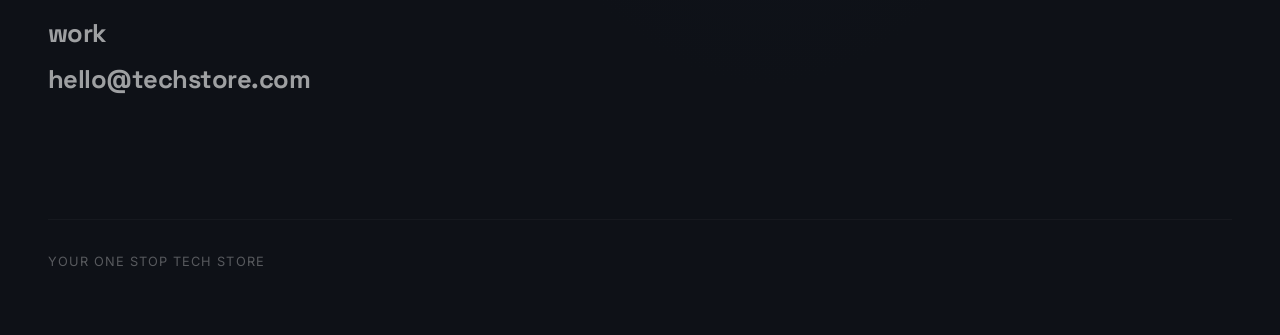
<file: compare.html>
<!DOCTYPE html>
<html lang="en">

<head>
    <meta charset="UTF-8">
    <meta name="viewport" content="width=device-width, initial-scale=1.0">
    <title>COMPARE // TECH STORE</title>
    <link rel="stylesheet" href="style.css">
    <link rel="stylesheet" href="compare.css">
    <!-- Using Google Fonts: Space Grotesk and Inter -->
    <link rel="preconnect" href="https://fonts.googleapis.com">
    <link rel="preconnect" href="https://fonts.gstatic.com" crossorigin>
    <link
        href="https://fonts.googleapis.com/css2?family=Inter:wght@300;400;500&family=Space+Grotesk:wght@400;700&display=swap"
        rel="stylesheet">
</head>

<body>
    <header class="header">
        <a href="index.html" class="logo">YOUR ONE STOP TECH STORE</a>
        <nav class="nav">
            <a href="index.html#products" class="nav-link">Products</a>
            <a href="compare.html" class="nav-link active">Compare</a>
            <a href="index.html#about" class="nav-link">Manifesto</a>
            <a href="index.html#contact" class="nav-link">Contact</a>
        </nav>
    </header>

    <main>
        <!-- HERO SECTION -->
        <section class="hero compare-hero">
            <h1 class="hero-title">
                Titan <br>
                <span class="highlight">Clash.</span>
            </h1>
            <p class="hero-subtitle">
                Two enter. One leaves.<br>
                Detailed breakdown of the heavyweights.
            </p>
        </section>

        <!-- COMPARISON SECTION -->
        <section class="comparison-section">
            <div class="comparison-container">

                <!-- Headers -->
                <div class="compare-header">
                    <div class="col-center"></div> <!-- Empty spacer for labels -->

                    <div class="col-device device-a">
                        <div class="device-image-wrapper">
                            <img src="assets/iphone.png" alt="iPhone 16 Pro Max" class="device-thumb">
                        </div>
                        <h2>iPhone 16 Pro Max</h2>
                        <p class="device-price">$1,199.00</p>
                    </div>

                    <div class="col-device device-b">
                        <div class="device-image-wrapper">
                            <img src="assets/oneplus.png" alt="Samsung Galaxy S24 Ultra" class="device-thumb">
                        </div>
                        <h2>Samsung S24 Ultra</h2>
                        <p class="device-price">$1,299.00</p>
                    </div>
                </div>

                <!-- Comparison Table -->
                <div class="compare-table">

                    <!-- Performance -->
                    <div class="row-category">
                        <h3>Performance</h3>
                    </div>
                    <div class="row-data">
                        <div class="label">Processor</div>
                        <div class="data">A18 Pro Chip</div>
                        <div class="data">Snapdragon 8 Gen 3</div>
                    </div>
                    <div class="row-data">
                        <div class="label">RAM</div>
                        <div class="data">8GB LPDDR5X</div>
                        <div class="data">12GB LPDDR5X</div>
                    </div>
                    <div class="row-data">
                        <div class="label">Benchmark (Geekbench)</div>
                        <div class="data">Single: 3100 | Multi: 7800</div>
                        <div class="data">Single: 2300 | Multi: 7200</div>
                    </div>
                    <div class="row-score">
                        <div class="label">Score</div>
                        <div class="score-bar-wrapper">
                            <span class="score-val">10/10</span>
                            <div class="bar-bg">
                                <div class="bar-fill" style="width: 100%;"></div>
                            </div>
                        </div>
                        <div class="score-bar-wrapper">
                            <span class="score-val">9/10</span>
                            <div class="bar-bg">
                                <div class="bar-fill" style="width: 90%;"></div>
                            </div>
                        </div>
                    </div>

                    <!-- Display -->
                    <div class="row-category">
                        <h3>Display</h3>
                    </div>
                    <div class="row-data">
                        <div class="label">Specs</div>
                        <div class="data">6.9" Super Retina XDR OLED<br>120Hz ProMotion<br>2000 nits HBM</div>
                        <div class="data">6.8" Dynamic AMOLED 2X<br>120Hz Adaptive<br>2600 nits Peak</div>
                    </div>
                    <div class="row-score">
                        <div class="label">Score</div>
                        <div class="score-bar-wrapper">
                            <span class="score-val">9.5/10</span>
                            <div class="bar-bg">
                                <div class="bar-fill" style="width: 95%;"></div>
                            </div>
                        </div>
                        <div class="score-bar-wrapper">
                            <span class="score-val">10/10</span>
                            <div class="bar-bg">
                                <div class="bar-fill" style="width: 100%;"></div>
                            </div>
                        </div>
                    </div>

                    <!-- Camera -->
                    <div class="row-category">
                        <h3>Camera</h3>
                    </div>
                    <div class="row-data">
                        <div class="label">System</div>
                        <div class="data">48MP Fusion<br>48MP Ultra Wide<br>12MP 5x Telephoto</div>
                        <div class="data">200MP Main<br>12MP Ultra Wide<br>50MP 5x Periscope<br>10MP 3x Telephoto</div>
                    </div>
                    <div class="row-data">
                        <div class="label">Video</div>
                        <div class="data">4K 120fps Dolby Vision</div>
                        <div class="data">8K 30fps</div>
                    </div>
                    <div class="row-score">
                        <div class="label">Score</div>
                        <div class="score-bar-wrapper">
                            <span class="score-val">10/10</span>
                            <div class="bar-bg">
                                <div class="bar-fill" style="width: 100%;"></div>
                            </div>
                        </div>
                        <div class="score-bar-wrapper">
                            <span class="score-val">9/10</span>
                            <div class="bar-bg">
                                <div class="bar-fill" style="width: 90%;"></div>
                            </div>
                        </div>
                    </div>

                    <!-- Battery -->
                    <div class="row-category">
                        <h3>Battery &amp; Charging</h3>
                    </div>
                    <div class="row-data">
                        <div class="label">Capacity</div>
                        <div class="data">4676 mAh (Approx)</div>
                        <div class="data">5000 mAh</div>
                    </div>
                    <div class="row-data">
                        <div class="label">Charging</div>
                        <div class="data">25W Wired / 15W MagSafe</div>
                        <div class="data">45W Wired / 15W Wireless</div>
                    </div>
                    <div class="row-score">
                        <div class="label">Score</div>
                        <div class="score-bar-wrapper">
                            <span class="score-val">8/10</span>
                            <div class="bar-bg">
                                <div class="bar-fill" style="width: 80%;"></div>
                            </div>
                        </div>
                        <div class="score-bar-wrapper">
                            <span class="score-val">9.5/10</span>
                            <div class="bar-bg">
                                <div class="bar-fill" style="width: 95%;"></div>
                            </div>
                        </div>
                    </div>

                    <!-- Software -->
                    <div class="row-category">
                        <h3>Software</h3>
                    </div>
                    <div class="row-data">
                        <div class="label">OS &amp; Updates</div>
                        <div class="data">iOS 18<br>5+ Years Updates</div>
                        <div class="data">One UI 6.1 (Android 14)<br>7 Years Updates</div>
                    </div>
                    <div class="row-score">
                        <div class="label">Score</div>
                        <div class="score-bar-wrapper">
                            <span class="score-val">9/10</span>
                            <div class="bar-bg">
                                <div class="bar-fill" style="width: 90%;"></div>
                            </div>
                        </div>
                        <div class="score-bar-wrapper">
                            <span class="score-val">9/10</span>
                            <div class="bar-bg">
                                <div class="bar-fill" style="width: 90%;"></div>
                            </div>
                        </div>
                    </div>

                    <!-- Build -->
                    <div class="row-category">
                        <h3>Build</h3>
                    </div>
                    <div class="row-data">
                        <div class="label">Materials</div>
                        <div class="data">Titanium Frame<br>Ceramic Shield</div>
                        <div class="data">Titanium Frame<br>Gorilla Armor</div>
                    </div>
                    <div class="row-score">
                        <div class="label">Score</div>
                        <div class="score-bar-wrapper">
                            <span class="score-val">9.5/10</span>
                            <div class="bar-bg">
                                <div class="bar-fill" style="width: 95%;"></div>
                            </div>
                        </div>
                        <div class="score-bar-wrapper">
                            <span class="score-val">9/10</span>
                            <div class="bar-bg">
                                <div class="bar-fill" style="width: 90%;"></div>
                            </div>
                        </div>
                    </div>

                    <!-- Connectivity -->
                    <div class="row-category">
                        <h3>Connectivity</h3>
                    </div>
                    <div class="row-data">
                        <div class="label">Extras</div>
                        <div class="data">Face ID, Action Button,<br>USB-C (USB 3)</div>
                        <div class="data">S-Pen Integrated,<br>DeX Mode</div>
                    </div>
                    <div class="row-score">
                        <div class="label">Score</div>
                        <div class="score-bar-wrapper">
                            <span class="score-val">8.5/10</span>
                            <div class="bar-bg">
                                <div class="bar-fill" style="width: 85%;"></div>
                            </div>
                        </div>
                        <div class="score-bar-wrapper">
                            <span class="score-val">9.5/10</span>
                            <div class="bar-bg">
                                <div class="bar-fill" style="width: 95%;"></div>
                            </div>
                        </div>
                    </div>

                    <!-- OVERALL -->
                    <div class="row-overall">
                        <div class="label">
                            <h3>OVERALL SCORE</h3>
                        </div>
                        <div class="score-final">
                            <span class="big-score">92</span><span class="total">/100</span>
                        </div>
                        <div class="score-final">
                            <span class="big-score">94</span><span class="total">/100</span>
                        </div>
                    </div>
                </div>
            </div>
        </section>

        <!-- RECOMMENDATIONS SECTION -->
        <section class="recommendations-section">
            <h2 class="section-title">The Verdict</h2>
            <div class="verdict-grid">
                <div class="verdict-card" data-winner="iphone">
                    <h3>Photography</h3>
                    <p class="winner">Winner: iPhone 16 Pro Max</p>
                    <p class="reason">Unbeatable video quality and consistent color science tailored for creators.</p>
                </div>
                <div class="verdict-card" data-winner="samsung">
                    <h3>Productivity &amp; Students</h3>
                    <p class="winner">Winner: S24 Ultra</p>
                    <p class="reason">The S-Pen and multitasking features make it a pocket computer.</p>
                </div>
                <div class="verdict-card" data-winner="samsung">
                    <h3>Gaming</h3>
                    <p class="winner">Winner: S24 Ultra</p>
                    <p class="reason">Better thermal management and a larger, boxier display for immersive play.</p>
                </div>
                <div class="verdict-card" data-winner="iphone">
                    <h3>Long-term Value</h3>
                    <p class="winner">Winner: iPhone 16 Pro Max</p>
                    <p class="reason">Higher resale value and unmatched hardware longevity.</p>
                </div>
            </div>
        </section>

        <!-- FOOTER -->
        <section id="contact" class="footer-section">
            <div class="footer-header">
                <h2>question everything</h2>
            </div>
            <div class="footer-links">
                <a href="index.html">home</a>
                <a href="index.html#products">work</a>
                <a href="mailto:hello@techstore.com">hello@techstore.com</a>
            </div>
            <div class="footer-brand">
                <p>YOUR ONE STOP TECH STORE</p>
            </div>
        </section>
    </main>

    <!-- ===== AI CHATBOT ===== -->
    <!-- Floating Toggle Button -->
    <button class="chatbot-fab" id="chatbotFab" aria-label="Open AI Assistant">
        <span class="fab-icon">✦</span>
        <span class="fab-label">AI Advisor</span>
    </button>

    <!-- Chat Panel -->
    <div class="chatbot-panel" id="chatbotPanel">
        <div class="chatbot-header">
            <div class="chatbot-header-info">
                <div class="chatbot-avatar">✦</div>
                <div>
                    <p class="chatbot-name">AI Advisor</p>
                    <p class="chatbot-status">Powered by GPT-4o mini</p>
                </div>
            </div>
            <button class="chatbot-close" id="chatbotClose" aria-label="Close">✕</button>
        </div>

        <div class="chatbot-messages" id="chatbotMessages">
            <div class="chat-msg bot">
                <div class="msg-bubble">
                    👋 Hi! I'm your AI Advisor for this comparison.<br><br>
                    Ask me anything about <strong>iPhone 16 Pro Max</strong> vs <strong>Samsung S24 Ultra</strong>, or
                    click a quick action below!
                </div>
            </div>
        </div>

        <!-- Quick Actions -->
        <div class="chatbot-quick-actions" id="quickActions">
            <button class="quick-btn" onclick="sendQuick('Show me pros and cons of both devices')">
                ⚡ Pros &amp; Cons
            </button>
            <button class="quick-btn" onclick="sendQuick('Which is better for photography?')">
                📸 Best Camera
            </button>
            <button class="quick-btn" onclick="sendQuick('Which device should I buy for gaming?')">
                🎮 Gaming Pick
            </button>
            <button class="quick-btn" onclick="sendQuick('Compare the battery life of both phones')">
                🔋 Battery
            </button>
        </div>

        <div class="chatbot-input-area">
            <input type="text" class="chatbot-input" id="chatbotInput" placeholder="Ask about these devices…"
                autocomplete="off">
            <button class="chatbot-send" id="chatbotSend" aria-label="Send">➤</button>
        </div>
    </div>

    <script>
        // ─── Configuration ────────────────────────────────────────────────
        const OPENAI_API_KEY = ''; // Add your OpenAI API key here (do NOT commit it)

        const SYSTEM_PROMPT = `You are an expert tech advisor embedded on a product comparison page for "Your One Stop Tech Store".

You are helping users decide between two flagship smartphones:

📱 iPhone 16 Pro Max — $1,199
• Processor: A18 Pro Chip | RAM: 8GB LPDDR5X
• Display: 6.9" Super Retina XDR OLED, 120Hz ProMotion, 2000 nits HBM
• Camera: 48MP Fusion + 48MP Ultra Wide + 12MP 5x Telephoto | Video: 4K 120fps Dolby Vision
• Battery: 4676 mAh | Charging: 25W Wired / 15W MagSafe
• OS: iOS 18, 5+ years updates
• Build: Titanium Frame + Ceramic Shield
• Extras: Face ID, Action Button, USB-C (USB 3)
• Scores: Performance 10/10, Display 9.5/10, Camera 10/10, Battery 8/10, Software 9/10, Build 9.5/10 | Overall: 92/100

📱 Samsung Galaxy S24 Ultra — $1,299
• Processor: Snapdragon 8 Gen 3 | RAM: 12GB LPDDR5X
• Display: 6.8" Dynamic AMOLED 2X, 120Hz Adaptive, 2600 nits Peak
• Camera: 200MP Main + 12MP Ultra Wide + 50MP 5x Periscope + 10MP 3x Telephoto | Video: 8K 30fps
• Battery: 5000 mAh | Charging: 45W Wired / 15W Wireless
• OS: One UI 6.1 (Android 14), 7 years updates
• Build: Titanium Frame + Gorilla Armor
• Extras: S-Pen Integrated, DeX Mode
• Scores: Performance 9/10, Display 10/10, Camera 9/10, Battery 9.5/10, Software 9/10, Build 9/10 | Overall: 94/100

When asked for pros and cons, format your response using ✅ for pros and ❌ for cons, clearly separated by device.
Be concise, opinionated, and helpful. Use emojis to keep things engaging. Max 300 words per response.`;

        const conversationHistory = [
            { role: 'system', content: SYSTEM_PROMPT }
        ];

        // ─── DOM References ────────────────────────────────────────────────
        const fab = document.getElementById('chatbotFab');
        const panel = document.getElementById('chatbotPanel');
        const closeBtn = document.getElementById('chatbotClose');
        const messagesEl = document.getElementById('chatbotMessages');
        const inputEl = document.getElementById('chatbotInput');
        const sendBtn = document.getElementById('chatbotSend');
        const quickActions = document.getElementById('quickActions');

        // ─── Toggle Panel ──────────────────────────────────────────────────
        fab.addEventListener('click', () => {
            panel.classList.toggle('open');
            fab.classList.toggle('active');
            if (panel.classList.contains('open')) inputEl.focus();
        });

        closeBtn.addEventListener('click', () => {
            panel.classList.remove('open');
            fab.classList.remove('active');
        });

        // ─── Send Message ──────────────────────────────────────────────────
        sendBtn.addEventListener('click', handleSend);
        inputEl.addEventListener('keydown', (e) => {
            if (e.key === 'Enter' && !e.shiftKey) { e.preventDefault(); handleSend(); }
        });

        function sendQuick(text) {
            inputEl.value = text;
            handleSend();
            // Hide quick actions after first use
            quickActions.style.display = 'none';
        }

        async function handleSend() {
            const text = inputEl.value.trim();
            if (!text) return;

            // Hide quick actions once conversation starts
            quickActions.style.display = 'none';

            appendMessage('user', text);
            inputEl.value = '';
            sendBtn.disabled = true;

            conversationHistory.push({ role: 'user', content: text });

            const typingId = showTyping();

            try {
                const response = await fetch('https://api.openai.com/v1/chat/completions', {
                    method: 'POST',
                    headers: {
                        'Content-Type': 'application/json',
                        'Authorization': `Bearer ${OPENAI_API_KEY}`
                    },
                    body: JSON.stringify({
                        model: 'gpt-4o-mini',
                        messages: conversationHistory,
                        max_tokens: 500,
                        temperature: 0.7
                    })
                });

                if (!response.ok) throw new Error(`API error ${response.status}`);

                const data = await response.json();
                const reply = data.choices[0].message.content;

                conversationHistory.push({ role: 'assistant', content: reply });
                removeTyping(typingId);
                appendMessage('bot', reply);
            } catch (err) {
                removeTyping(typingId);
                appendMessage('bot', `⚠️ Couldn't reach the AI right now. Please try again in a moment.`);
                console.error('Chatbot error:', err);
            }

            sendBtn.disabled = false;
            inputEl.focus();
        }

        // ─── Helpers ───────────────────────────────────────────────────────
        function appendMessage(role, text) {
            const div = document.createElement('div');
            div.className = `chat-msg ${role}`;

            const bubble = document.createElement('div');
            bubble.className = 'msg-bubble';
            // Convert newlines and basic markdown-like styling
            bubble.innerHTML = formatMessage(text);

            div.appendChild(bubble);
            messagesEl.appendChild(div);
            messagesEl.scrollTop = messagesEl.scrollHeight;
        }

        function formatMessage(text) {
            return text
                .replace(/&/g, '&amp;')
                .replace(/</g, '&lt;')
                .replace(/>/g, '&gt;')
                .replace(/\*\*(.*?)\*\*/g, '<strong>$1</strong>')
                .replace(/\*(.*?)\*/g, '<em>$1</em>')
                .replace(/\n/g, '<br>');
        }

        function showTyping() {
            const id = 'typing-' + Date.now();
            const div = document.createElement('div');
            div.className = 'chat-msg bot';
            div.id = id;
            div.innerHTML = `<div class="msg-bubble typing-bubble"><span></span><span></span><span></span></div>`;
            messagesEl.appendChild(div);
            messagesEl.scrollTop = messagesEl.scrollHeight;
            return id;
        }

        function removeTyping(id) {
            const el = document.getElementById(id);
            if (el) el.remove();
        }
    </script>

</body>

</html>
</file>
<file: style.css>
/* =====================================================
   DESIGN SYSTEM — Dark Navy Theme
   ===================================================== */
:root {
    --bg-color: #0e1117;
    --bg-gradient: radial-gradient(ellipse at 60% 40%, #1a2540 0%, #0e1117 65%);
    --text-color: #ffffff;
    --text-muted: rgba(255, 255, 255, 0.55);
    --accent-color: #ffffff;
    --highlight-color: #4f8ef7;
    --surface: rgba(255, 255, 255, 0.04);
    --border-color: rgba(255, 255, 255, 0.12);
    --border-strong: rgba(255, 255, 255, 0.25);

    --font-heading: 'Space Grotesk', sans-serif;
    --font-body: 'Inter', sans-serif;

    --spacing-xs: 8px;
    --spacing-sm: 16px;
    --spacing-md: 32px;
    --spacing-lg: 64px;
    --spacing-xl: 120px;
}

* {
    margin: 0;
    padding: 0;
    box-sizing: border-box;
}

html {
    scroll-behavior: smooth;
}

body {
    background: var(--bg-gradient);
    background-color: var(--bg-color);
    color: var(--text-color);
    font-family: var(--font-body);
    font-size: 16px;
    line-height: 1.5;
    overflow-x: hidden;
    min-height: 100vh;
}

a {
    color: inherit;
    text-decoration: none;
}

/* =====================================================
   HEADER
   ===================================================== */
.header {
    display: flex;
    justify-content: space-between;
    align-items: center;
    padding: 28px 48px;
    position: fixed;
    top: 0;
    width: 100%;
    z-index: 1000;
    background: transparent;
}

.logo {
    font-family: var(--font-heading);
    font-weight: 700;
    font-size: 0.9rem;
    text-transform: uppercase;
    letter-spacing: 0.06em;
    color: #fff;
    opacity: 0.9;
}

.nav {
    display: flex;
    gap: 36px;
    align-items: center;
}

.nav-link {
    font-family: var(--font-heading);
    font-weight: 400;
    font-size: 0.95rem;
    text-transform: lowercase;
    color: rgba(255, 255, 255, 0.65);
    letter-spacing: 0.01em;
    transition: color 0.2s;
    position: relative;
}

.nav-link:hover {
    color: #fff;
}

.nav-link.active {
    color: #fff;
    font-weight: 700;
}

.nav-link::after {
    content: '';
    position: absolute;
    width: 0;
    height: 1px;
    bottom: -3px;
    left: 0;
    background: rgba(255, 255, 255, 0.4);
    transition: width 0.3s;
}

.nav-link:hover::after {
    width: 100%;
}

/* =====================================================
   HERO SECTION
   ===================================================== */
.hero {
    min-height: 100vh;
    display: grid;
    grid-template-columns: 1fr 1fr;
    align-items: center;
    padding: 0 48px;
    position: relative;
    overflow: hidden;
}

/* Subtle vignette overlay */
.hero::before {
    content: '';
    position: absolute;
    inset: 0;
    background: radial-gradient(ellipse at 50% 100%, rgba(74, 144, 226, 0.06) 0%, transparent 70%);
    pointer-events: none;
}

.hero-left {
    display: flex;
    flex-direction: column;
    justify-content: center;
    padding-top: 80px;
}

.hero-title {
    font-family: var(--font-heading);
    font-size: clamp(4rem, 8vw, 7.5rem);
    line-height: 1.0;
    font-weight: 700;
    letter-spacing: -0.03em;
    margin-bottom: 0;
}

.hero-title .solid {
    color: #ffffff;
    display: block;
}

.hero-title .outline {
    color: transparent;
    -webkit-text-stroke: 1.5px rgba(255, 255, 255, 0.45);
    display: block;
}

.hero-right {
    display: flex;
    flex-direction: column;
    align-items: flex-end;
    justify-content: center;
    padding-top: 80px;
    gap: 48px;
}

.hero-icons {
    display: flex;
    align-items: center;
    gap: 28px;
}

.hero-icon {
    opacity: 0.55;
    transition: opacity 0.3s;
}

.hero-icon:hover {
    opacity: 0.9;
}

.hero-icon svg {
    width: 56px;
    height: 56px;
    stroke: #ffffff;
    fill: none;
    stroke-width: 1.2;
    stroke-linecap: round;
    stroke-linejoin: round;
}

.hero-subtitle {
    font-family: var(--font-body);
    font-size: 0.9rem;
    color: rgba(255, 255, 255, 0.6);
    line-height: 1.6;
    border-left: 2px solid rgba(255, 255, 255, 0.25);
    padding-left: 14px;
    text-align: left;
    max-width: 260px;
    align-self: flex-end;
}

/* =====================================================
   MAIN LAYOUT
   ===================================================== */
main {
    padding-top: 0;
}

/* =====================================================
   MANIFESTO SECTION
   ===================================================== */
.manifesto-section {
    padding: var(--spacing-xl) 48px;
    background: rgba(255, 255, 255, 0.02);
    border-top: 1px solid var(--border-color);
    border-bottom: 1px solid var(--border-color);
}

.manifesto-content h2 {
    font-family: var(--font-heading);
    font-size: clamp(2rem, 5vw, 4rem);
    font-weight: 700;
    line-height: 1.0;
    margin-bottom: var(--spacing-lg);
    letter-spacing: -0.03em;
}

.manifesto-item h3 {
    font-family: var(--font-heading);
    font-size: 1.3rem;
    font-weight: 700;
    margin-bottom: var(--spacing-xs);
}

.manifesto-item p {
    font-size: 1rem;
    opacity: 0.6;
    max-width: 500px;
}

.cta-link {
    display: inline-block;
    margin-top: var(--spacing-lg);
    font-family: var(--font-heading);
    font-size: 1.25rem;
    font-weight: 700;
    border-bottom: 1px solid rgba(255, 255, 255, 0.4);
    padding-bottom: 4px;
    transition: transform 0.3s, border-color 0.3s;
}

.cta-link:hover {
    transform: translateX(10px);
    border-color: #fff;
}

/* =====================================================
   PRODUCTS SECTION
   ===================================================== */
.products-section {
    padding: var(--spacing-xl) 48px;
}

.section-header {
    margin-bottom: var(--spacing-lg);
    display: flex;
    justify-content: space-between;
    align-items: flex-end;
    border-bottom: 1px solid var(--border-color);
    padding-bottom: var(--spacing-sm);
}

.section-header h2 {
    font-family: var(--font-heading);
    font-size: clamp(2rem, 4vw, 3rem);
    font-weight: 700;
    text-transform: lowercase;
    letter-spacing: -0.03em;
}

.section-header p {
    font-family: var(--font-heading);
    text-transform: uppercase;
    font-size: 0.8rem;
    letter-spacing: 0.12em;
    opacity: 0.45;
}

/* Filter Buttons */
.filter-container {
    display: flex;
    gap: 10px;
    margin-bottom: var(--spacing-md);
    flex-wrap: wrap;
}

.filter-btn {
    background: transparent;
    border: 1px solid var(--border-color);
    color: rgba(255, 255, 255, 0.55);
    padding: 8px 18px;
    font-family: var(--font-heading);
    text-transform: uppercase;
    cursor: pointer;
    transition: all 0.25s ease;
    font-size: 0.8rem;
    letter-spacing: 0.06em;
    border-radius: 2px;
}

.filter-btn:hover {
    border-color: rgba(255, 255, 255, 0.5);
    color: #fff;
}

.filter-btn.active {
    background: #fff;
    border-color: #fff;
    color: #0e1117;
}

.product-grid {
    display: grid;
    grid-template-columns: repeat(auto-fit, minmax(320px, 1fr));
    gap: var(--spacing-md);
}

.product-card {
    position: relative;
    aspect-ratio: 1;
    background: var(--surface);
    overflow: hidden;
    cursor: pointer;
    border: 1px solid var(--border-color);
    transition: transform 0.3s, border-color 0.3s;
    display: block;
}

.product-card:hover {
    transform: translateY(-4px);
    border-color: var(--border-strong);
}

.card-image {
    width: 100%;
    height: 100%;
    transition: opacity 0.3s, transform 0.4s;
    opacity: 0.85;
    object-fit: cover;
}

.product-card:hover .card-image {
    opacity: 0.35;
    transform: scale(1.03);
}

.card-overlay {
    position: absolute;
    bottom: 0;
    left: 0;
    width: 100%;
    padding: var(--spacing-sm);
    color: #fff;
    transform: translateY(100%);
    transition: transform 0.3s ease;
    background: linear-gradient(to top, rgba(14, 17, 23, 0.92), transparent);
}

.product-card:hover .card-overlay {
    transform: translateY(0);
}

.card-overlay h3 {
    font-family: var(--font-heading);
    font-size: 1.3rem;
    font-weight: 700;
    margin-bottom: 2px;
    letter-spacing: -0.02em;
}

.price {
    font-family: var(--font-body);
    font-weight: 400;
    font-size: 0.9rem;
    opacity: 0.7;
}

/* =====================================================
   FAQ SECTION
   ===================================================== */
.faq-section {
    padding: var(--spacing-xl) 48px;
    border-top: 1px solid var(--border-color);
    background: rgba(255, 255, 255, 0.015);
}

.faq-section h2 {
    font-family: var(--font-heading);
    font-size: clamp(1.8rem, 3vw, 2.5rem);
    font-weight: 700;
    margin-bottom: var(--spacing-lg);
    text-transform: lowercase;
    letter-spacing: -0.03em;
}

.faq-grid {
    display: grid;
    gap: 0;
}

.faq-item {
    border-top: 1px solid var(--border-color);
    padding: var(--spacing-sm) 0;
}

.faq-item:last-child {
    border-bottom: 1px solid var(--border-color);
}

.faq-item h3 {
    font-family: var(--font-heading);
    font-size: 1.1rem;
    font-weight: 700;
    margin-bottom: 6px;
}

.faq-item p {
    font-size: 0.95rem;
    opacity: 0.55;
}

/* =====================================================
   FOOTER SECTION
   ===================================================== */
.footer-section {
    padding: var(--spacing-xl) 48px var(--spacing-lg);
    border-top: 1px solid var(--border-color);
}

.footer-header {
    margin-bottom: var(--spacing-xl);
}

.footer-header h2 {
    font-family: var(--font-heading);
    font-size: clamp(2.5rem, 6vw, 5rem);
    font-weight: 700;
    line-height: 0.95;
    text-transform: lowercase;
    letter-spacing: -0.04em;
}

.footer-header p {
    font-family: var(--font-body);
    font-size: 1rem;
    margin-top: var(--spacing-sm);
    opacity: 0.45;
}

.footer-links {
    display: flex;
    flex-direction: column;
    gap: var(--spacing-xs);
    font-family: var(--font-heading);
    font-size: 1.6rem;
    font-weight: 700;
    letter-spacing: -0.02em;
}

.footer-links a {
    opacity: 0.6;
    transition: opacity 0.2s;
    display: inline-block;
}

.footer-links a:hover {
    opacity: 1;
}

.footer-brand {
    margin-top: var(--spacing-xl);
    padding-top: var(--spacing-md);
    border-top: 1px solid var(--border-color);
    font-size: 0.8rem;
    opacity: 0.3;
    text-transform: uppercase;
    letter-spacing: 0.08em;
}

/* =====================================================
   RESPONSIVE
   ===================================================== */
@media (max-width: 900px) {
    .hero {
        grid-template-columns: 1fr;
        padding: 0 24px;
    }

    .hero-right {
        display: none;
    }

    .header {
        padding: 20px 24px;
    }

    .nav {
        gap: 20px;
    }
}

@media (max-width: 768px) {
    .nav {
        display: none;
    }

    .hero-title {
        font-size: 16vw;
    }

    .products-section,
    .manifesto-section,
    .faq-section,
    .footer-section {
        padding-left: 24px;
        padding-right: 24px;
    }
}

/* =====================================================
   CART SYSTEM — Stack-Based UI Styles
   ===================================================== */

.product-card-wrap {
    display: flex;
    flex-direction: column;
    gap: 0;
}

.add-to-cart-btn {
    width: 100%;
    padding: 12px var(--spacing-sm);
    background: rgba(255, 255, 255, 0.06);
    color: rgba(255, 255, 255, 0.85);
    border: 1px solid var(--border-color);
    border-top: none;
    font-family: var(--font-heading);
    font-size: 0.85rem;
    font-weight: 700;
    text-transform: uppercase;
    letter-spacing: 0.06em;
    cursor: pointer;
    transition: background 0.25s, color 0.25s, border-color 0.25s;
}

.add-to-cart-btn:hover {
    background: #fff;
    color: #0e1117;
    border-color: #fff;
}

.add-to-cart-btn:active {
    transform: scale(0.99);
}

/* Cart toggle button */
.cart-toggle-btn {
    position: relative;
    background: transparent;
    border: none;
    color: rgba(255, 255, 255, 0.8);
    cursor: pointer;
    padding: 4px;
    display: flex;
    align-items: center;
    justify-content: center;
    transition: color 0.2s;
}

.cart-toggle-btn:hover {
    color: #fff;
}

@keyframes cartBounce {
    0% {
        transform: scale(1);
    }

    40% {
        transform: scale(1.35);
    }

    70% {
        transform: scale(0.9);
    }

    100% {
        transform: scale(1);
    }
}

.cart-toggle-btn.cart-bounce svg {
    animation: cartBounce 0.4s ease;
}

.cart-count {
    position: absolute;
    top: -6px;
    right: -8px;
    background: var(--highlight-color);
    color: #fff;
    font-family: var(--font-heading);
    font-size: 0.65rem;
    font-weight: 700;
    width: 18px;
    height: 18px;
    border-radius: 50%;
    display: flex;
    align-items: center;
    justify-content: center;
}

/* Cart panel */
.cart-panel {
    position: fixed;
    top: 0;
    right: 0;
    width: 380px;
    max-width: 100vw;
    height: 100vh;
    background: #131922;
    border-left: 1px solid var(--border-color);
    z-index: 2000;
    display: flex;
    flex-direction: column;
    transform: translateX(100%);
    transition: transform 0.35s cubic-bezier(0.4, 0, 0.2, 1);
    overflow: hidden;
}

.cart-panel.cart-open {
    transform: translateX(0);
}

.cart-panel-header {
    display: flex;
    justify-content: space-between;
    align-items: center;
    padding: var(--spacing-md) var(--spacing-sm) var(--spacing-sm);
    border-bottom: 1px solid var(--border-color);
}

.cart-title {
    font-family: var(--font-heading);
    font-size: 1.6rem;
    font-weight: 700;
    text-transform: lowercase;
    letter-spacing: -0.03em;
}

.cart-close-btn {
    background: transparent;
    border: 1px solid var(--border-color);
    color: #fff;
    font-size: 1rem;
    width: 34px;
    height: 34px;
    cursor: pointer;
    display: flex;
    align-items: center;
    justify-content: center;
    transition: background 0.2s, border-color 0.2s;
    border-radius: 2px;
}

.cart-close-btn:hover {
    background: rgba(255, 255, 255, 0.1);
    border-color: rgba(255, 255, 255, 0.4);
}

.peek-display {
    padding: 8px var(--spacing-sm);
    background: rgba(79, 142, 247, 0.15);
    border-bottom: 1px solid rgba(79, 142, 247, 0.2);
    font-family: var(--font-heading);
    font-size: 0.75rem;
    text-transform: uppercase;
    letter-spacing: 0.08em;
    color: var(--highlight-color);
}

.cart-actions {
    display: flex;
    gap: 0;
    border-bottom: 1px solid var(--border-color);
}

.cart-action-btn {
    flex: 1;
    padding: var(--spacing-xs) var(--spacing-sm);
    font-family: var(--font-heading);
    font-size: 0.8rem;
    font-weight: 700;
    text-transform: uppercase;
    letter-spacing: 0.05em;
    cursor: pointer;
    border: none;
    transition: background 0.2s, opacity 0.2s;
}

.cart-action-btn:disabled {
    opacity: 0.25;
    cursor: not-allowed;
}

.cart-action-btn--remove {
    background: rgba(239, 68, 68, 0.15);
    color: #f87171;
    border-right: 1px solid var(--border-color);
}

.cart-action-btn--remove:hover:not(:disabled) {
    background: rgba(239, 68, 68, 0.3);
}

.cart-action-btn--undo {
    background: rgba(255, 255, 255, 0.05);
    color: rgba(255, 255, 255, 0.7);
}

.cart-action-btn--undo:hover:not(:disabled) {
    background: rgba(255, 255, 255, 0.1);
    color: #fff;
}

.cart-empty {
    padding: var(--spacing-lg) var(--spacing-sm);
    text-align: center;
    font-family: var(--font-heading);
    font-size: 0.95rem;
    opacity: 0.35;
    line-height: 1.6;
}

.cart-items-list {
    flex: 1;
    overflow-y: auto;
    list-style: none;
    padding: 0;
    margin: 0;
}

.cart-item {
    display: flex;
    align-items: center;
    gap: var(--spacing-sm);
    padding: var(--spacing-sm);
    border-bottom: 1px solid var(--border-color);
    position: relative;
    transition: background 0.2s;
    animation: slideInItem 0.25s ease;
}

@keyframes slideInItem {
    from {
        opacity: 0;
        transform: translateX(16px);
    }

    to {
        opacity: 1;
        transform: translateX(0);
    }
}

.cart-item--top {
    background: rgba(79, 142, 247, 0.06);
    border-left: 2px solid var(--highlight-color);
}

.cart-item-img-wrap {
    width: 50px;
    height: 50px;
    background: rgba(255, 255, 255, 0.04);
    flex-shrink: 0;
    overflow: hidden;
    border: 1px solid var(--border-color);
    border-radius: 2px;
}

.cart-item-img {
    width: 100%;
    height: 100%;
    object-fit: cover;
    opacity: 0.85;
}

.cart-item-info {
    display: flex;
    flex-direction: column;
    gap: 2px;
    flex: 1;
    min-width: 0;
}

.cart-item-name {
    font-family: var(--font-heading);
    font-size: 0.9rem;
    font-weight: 700;
    white-space: nowrap;
    overflow: hidden;
    text-overflow: ellipsis;
}

.cart-item-price {
    font-family: var(--font-body);
    font-size: 0.8rem;
    opacity: 0.5;
}

.stack-top-badge {
    font-family: var(--font-heading);
    font-size: 0.6rem;
    font-weight: 700;
    background: var(--highlight-color);
    color: #fff;
    padding: 2px 6px;
    letter-spacing: 0.1em;
    border-radius: 2px;
    flex-shrink: 0;
}

.stack-pos {
    font-family: var(--font-heading);
    font-size: 0.7rem;
    color: rgba(255, 255, 255, 0.3);
    flex-shrink: 0;
    min-width: 22px;
    text-align: center;
}

.cart-footer {
    padding: var(--spacing-sm);
    border-top: 1px solid var(--border-color);
    display: flex;
    justify-content: space-between;
    align-items: center;
}

.cart-total-label {
    font-family: var(--font-heading);
    font-size: 0.9rem;
    text-transform: lowercase;
    opacity: 0.4;
}

.cart-total-amount {
    font-family: var(--font-heading);
    font-size: 1.4rem;
    font-weight: 700;
    letter-spacing: -0.03em;
}

.cart-overlay {
    display: none;
    position: fixed;
    inset: 0;
    background: rgba(0, 0, 0, 0.55);
    z-index: 1999;
    backdrop-filter: blur(2px);
}

.cart-overlay--active {
    display: block;
}

.product-card-wrap[style*="none"] {
    display: none !important;
}

@media (max-width: 768px) {
    .cart-panel {
        width: 100vw;
    }
}
</file>
<file: compare.css>
/* Compare Page Specific Styles */

/* Hero Overrides */
.compare-hero {
    min-height: 60vh; /* Shorter hero for this page */
}

/* Comparison Container */
.comparison-section {
    padding: var(--spacing-lg) var(--spacing-md);
    background-color: var(--bg-color);
}

.comparison-container {
    max-width: 1200px;
    margin: 0 auto;
}

/* Header Grid */
.compare-header {
    display: grid;
    grid-template-columns: 150px 1fr 1fr;
    gap: var(--spacing-md);
    position: sticky;
    top: 80px; /* Below fixed nav */
    background: var(--bg-color);
    z-index: 900;
    padding-bottom: var(--spacing-md);
    border-bottom: 2px solid var(--text-color);
    margin-bottom: var(--spacing-lg);
}

.col-device {
    text-align: center;
}

.device-image-wrapper {
    height: 200px;
    display: flex;
    align-items: center;
    justify-content: center;
    margin-bottom: var(--spacing-sm);
}

.device-thumb {
    max-height: 100%;
    max-width: 80%;
    object-fit: contain;
}

.col-device h2 {
    font-family: var(--font-heading);
    font-size: 1.5rem;
    margin-bottom: 4px;
}

.device-price {
    font-family: var(--font-body);
    font-weight: 500;
    opacity: 0.7;
}

/* Table Layout */
.compare-table {
    display: flex;
    flex-direction: column;
    gap: var(--spacing-ms);
}

.row-category {
    grid-column: 1 / -1;
    margin-top: var(--spacing-lg);
    margin-bottom: var(--spacing-sm);
    border-bottom: 1px solid rgba(0,0,0,0.1);
}

.row-category h3 {
    font-family: var(--font-heading);
    font-size: 2rem;
    text-transform: uppercase;
    color: var(--text-color);
}

.row-data, .row-score, .row-overall {
    display: grid;
    grid-template-columns: 150px 1fr 1fr;
    gap: var(--spacing-md);
    padding: var(--spacing-sm) 0;
    align-items: center;
    border-bottom: 1px solid rgba(0,0,0,0.05);
}

.row-data .label {
    font-weight: 700;
    font-size: 0.9rem;
    text-transform: uppercase;
    color: #666;
}

.row-data .data {
    font-size: 1rem;
    line-height: 1.4;
}

/* Scores */
.row-score {
    background: rgba(0,0,0,0.02);
    padding: var(--spacing-md) 0;
}

.score-bar-wrapper {
    display: flex;
    flex-direction: column;
    gap: 4px;
}

.score-val {
    font-weight: bold;
    font-family: var(--font-heading);
}

.bar-bg {
    width: 100%;
    height: 8px;
    background: #e0e0e0;
    border-radius: 4px;
    overflow: hidden;
}

.bar-fill {
    height: 100%;
    background: var(--text-color);
    transition: width 1s ease-out;
}

/* Overall Score */
.row-overall {
    margin-top: var(--spacing-lg);
    background: var(--text-color);
    color: var(--bg-color);
    padding: var(--spacing-md) 0;
}

.row-overall .label h3 {
    margin: 0;
    padding-left: var(--spacing-sm);
    font-size: 1rem;
}

.row-overall .score-final {
    text-align: center;
    font-family: var(--font-heading);
}

.big-score {
    font-size: 3rem;
    font-weight: 700;
}

.total {
    font-size: 1rem;
    opacity: 0.7;
}

/* Recommendations */
.recommendations-section {
    padding: var(--spacing-xl) var(--spacing-md);
    background: #f0f0f0;
}

.section-title {
    font-family: var(--font-heading);
    font-size: 3rem;
    margin-bottom: var(--spacing-lg);
    text-align: center;
}

.verdict-grid {
    display: grid;
    grid-template-columns: repeat(auto-fit, minmax(280px, 1fr));
    gap: var(--spacing-md);
    max-width: 1200px;
    margin: 0 auto;
}

.verdict-card {
    background: var(--bg-color);
    padding: var(--spacing-md);
    border: 1px solid var(--text-color);
    transition: transform 0.3s;
}

.verdict-card:hover {
    transform: translateY(-5px);
}

.verdict-card h3 {
    font-family: var(--font-heading);
    font-size: 1.25rem;
    margin-bottom: var(--spacing-sm);
    text-transform: uppercase;
}

.winner {
    font-weight: 700;
    margin-bottom: var(--spacing-xs);
    color: var(--text-color);
}

.verdict-card[data-winner="iphone"] .winner {
    color: #000; /* Could use brand color if desired */
}

.verdict-card[data-winner="samsung"] .winner {
    color: #1428a0; /* Samsung Blue-ish hint */
}

.reason {
    opacity: 0.8;
    font-size: 0.95rem;
}

/* Mobile Responsiveness */
@media (max-width: 768px) {
    .compare-header {
        grid-template-columns: 1fr 1fr;
        top: 60px;
    }
    
    .compare-header .col-center {
        display: none;
    }

    .row-data, .row-score, .row-overall {
        grid-template-columns: 1fr 1fr;
        position: relative;
        padding-top: 30px; /* Space for label */
    }

    .row-data .label {
        position: absolute;
        top: 5px;
        left: 0;
        width: 100%;
        text-align: center;
        border-bottom: 1px dashed #ccc;
        padding-bottom: 2px;
    }

    .row-overall .label {
        display: none; /* Hide label in overall on mobile to save space, or style differently */
    }
    
    .row-overall {
        text-align: center;
    }

    .device-image-wrapper {
        height: 120px;
    }
}

/* =====================================================
   AI CHATBOT STYLES
   ===================================================== */

/* Floating Action Button */
.chatbot-fab {
    position: fixed;
    bottom: 32px;
    right: 32px;
    z-index: 9999;
    display: flex;
    align-items: center;
    gap: 8px;
    padding: 14px 22px;
    background: linear-gradient(135deg, #0d0d0d 0%, #1a1a1a 100%);
    color: #fff;
    border: none;
    border-radius: 50px;
    cursor: pointer;
    font-family: var(--font-heading);
    font-size: 0.9rem;
    letter-spacing: 0.05em;
    box-shadow: 0 8px 32px rgba(0,0,0,0.35);
    transition: transform 0.25s ease, box-shadow 0.25s ease, background 0.25s ease;
}

.chatbot-fab:hover {
    transform: translateY(-3px) scale(1.04);
    box-shadow: 0 12px 40px rgba(0,0,0,0.5);
}

.chatbot-fab.active {
    background: linear-gradient(135deg, #1a1a1a 0%, #333 100%);
}

.fab-icon {
    font-size: 1.2rem;
    animation: fabPulse 2.5s ease-in-out infinite;
}

@keyframes fabPulse {
    0%, 100% { transform: scale(1); opacity: 1; }
    50%       { transform: scale(1.2); opacity: 0.85; }
}

.fab-label {
    text-transform: uppercase;
    font-weight: 700;
}

/* Chat Panel */
.chatbot-panel {
    position: fixed;
    bottom: 105px;
    right: 32px;
    z-index: 9998;
    width: 380px;
    max-width: calc(100vw - 48px);
    background: #fff;
    border: 2px solid #0d0d0d;
    border-radius: 20px;
    box-shadow: 0 20px 60px rgba(0,0,0,0.25);
    display: flex;
    flex-direction: column;
    overflow: hidden;
    opacity: 0;
    transform: translateY(20px) scale(0.97);
    pointer-events: none;
    transition: opacity 0.28s ease, transform 0.28s ease;
}

.chatbot-panel.open {
    opacity: 1;
    transform: translateY(0) scale(1);
    pointer-events: all;
}

/* Header */
.chatbot-header {
    display: flex;
    align-items: center;
    justify-content: space-between;
    padding: 16px 20px;
    background: #0d0d0d;
    color: #fff;
}

.chatbot-header-info {
    display: flex;
    align-items: center;
    gap: 12px;
}

.chatbot-avatar {
    width: 40px;
    height: 40px;
    border-radius: 50%;
    background: linear-gradient(135deg, #555, #999);
    display: flex;
    align-items: center;
    justify-content: center;
    font-size: 1.1rem;
    color: #fff;
    flex-shrink: 0;
}

.chatbot-name {
    font-family: var(--font-heading);
    font-weight: 700;
    font-size: 1rem;
    margin: 0;
}

.chatbot-status {
    font-size: 0.75rem;
    opacity: 0.6;
    margin: 0;
}

.chatbot-close {
    background: none;
    border: none;
    color: #fff;
    font-size: 1.1rem;
    cursor: pointer;
    padding: 4px 8px;
    border-radius: 6px;
    opacity: 0.7;
    transition: opacity 0.2s, background 0.2s;
}

.chatbot-close:hover {
    opacity: 1;
    background: rgba(255,255,255,0.1);
}

/* Messages Area */
.chatbot-messages {
    flex: 1;
    overflow-y: auto;
    padding: 20px 16px 12px;
    display: flex;
    flex-direction: column;
    gap: 12px;
    max-height: 340px;
    min-height: 200px;
    scroll-behavior: smooth;
}

.chatbot-messages::-webkit-scrollbar { width: 4px; }
.chatbot-messages::-webkit-scrollbar-track { background: transparent; }
.chatbot-messages::-webkit-scrollbar-thumb { background: #ddd; border-radius: 4px; }

/* Individual Messages */
.chat-msg {
    display: flex;
    animation: msgSlideIn 0.22s ease-out;
}

@keyframes msgSlideIn {
    from { opacity: 0; transform: translateY(8px); }
    to   { opacity: 1; transform: translateY(0); }
}

.chat-msg.bot  { justify-content: flex-start; }
.chat-msg.user { justify-content: flex-end; }

.msg-bubble {
    max-width: 85%;
    padding: 12px 16px;
    border-radius: 18px;
    font-size: 0.92rem;
    line-height: 1.5;
    font-family: var(--font-body);
}

.chat-msg.bot .msg-bubble {
    background: #f3f3f3;
    color: #111;
    border-bottom-left-radius: 4px;
}

.chat-msg.user .msg-bubble {
    background: #0d0d0d;
    color: #fff;
    border-bottom-right-radius: 4px;
}

/* Typing Indicator */
.typing-bubble {
    display: flex;
    align-items: center;
    gap: 5px;
    padding: 14px 18px;
}

.typing-bubble span {
    width: 7px;
    height: 7px;
    border-radius: 50%;
    background: #999;
    display: inline-block;
    animation: typingBounce 1.2s ease-in-out infinite;
}

.typing-bubble span:nth-child(2) { animation-delay: 0.15s; }
.typing-bubble span:nth-child(3) { animation-delay: 0.3s; }

@keyframes typingBounce {
    0%, 60%, 100% { transform: translateY(0); }
    30%           { transform: translateY(-6px); }
}

/* Quick Action Chips */
.chatbot-quick-actions {
    display: flex;
    flex-wrap: wrap;
    gap: 8px;
    padding: 0 16px 12px;
}

.quick-btn {
    background: #f5f5f5;
    border: 1px solid #ddd;
    border-radius: 20px;
    padding: 7px 14px;
    font-size: 0.8rem;
    font-family: var(--font-body);
    cursor: pointer;
    transition: background 0.2s, border-color 0.2s, transform 0.15s;
    color: #111;
    white-space: nowrap;
}

.quick-btn:hover {
    background: #0d0d0d;
    border-color: #0d0d0d;
    color: #fff;
    transform: translateY(-2px);
}

/* Input Area */
.chatbot-input-area {
    display: flex;
    align-items: center;
    gap: 8px;
    padding: 12px 16px;
    border-top: 1px solid #efefef;
    background: #fff;
}

.chatbot-input {
    flex: 1;
    border: 1.5px solid #ddd;
    border-radius: 12px;
    padding: 10px 14px;
    font-family: var(--font-body);
    font-size: 0.9rem;
    outline: none;
    transition: border-color 0.2s;
    background: #fafafa;
    color: #111;
}

.chatbot-input:focus {
    border-color: #0d0d0d;
    background: #fff;
}

.chatbot-send {
    width: 42px;
    height: 42px;
    border-radius: 50%;
    background: #0d0d0d;
    color: #fff;
    border: none;
    font-size: 1rem;
    cursor: pointer;
    display: flex;
    align-items: center;
    justify-content: center;
    transition: transform 0.2s, background 0.2s;
    flex-shrink: 0;
}

.chatbot-send:hover {
    background: #333;
    transform: scale(1.08);
}

.chatbot-send:disabled {
    opacity: 0.45;
    cursor: not-allowed;
    transform: none;
}

@media (max-width: 480px) {
    .chatbot-fab {
        bottom: 20px;
        right: 20px;
        padding: 12px 18px;
    }

    .chatbot-panel {
        bottom: 88px;
        right: 16px;
        left: 16px;
        width: auto;
        max-width: none;
    }
}
</file>
